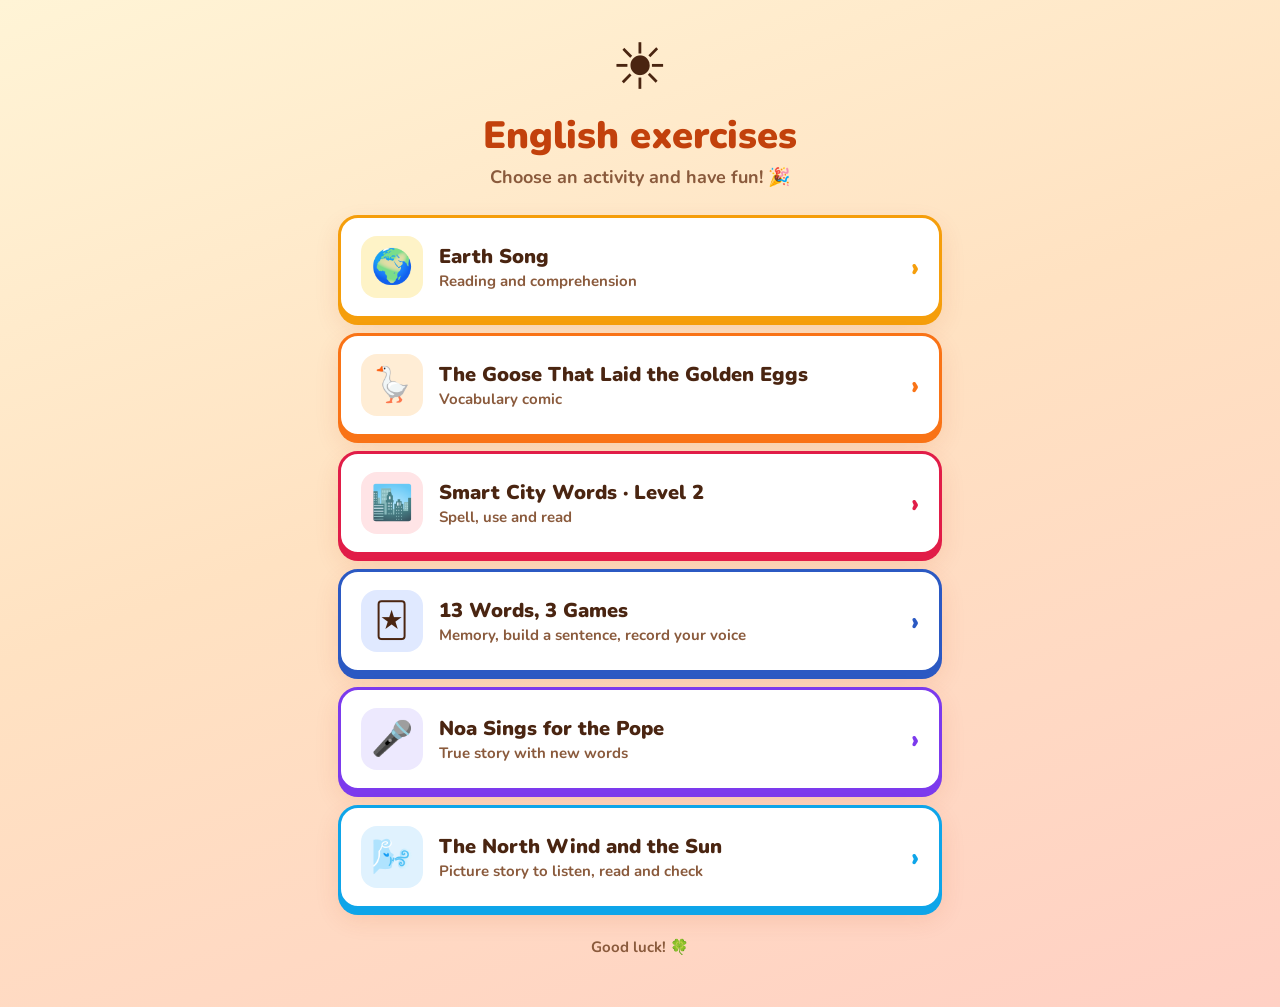
<file: index.html>
<!DOCTYPE html>
<html lang="en">
<head>
<meta charset="utf-8">
<meta name="viewport" content="width=device-width, initial-scale=1">
<title>English exercises</title>
<link href="https://fonts.googleapis.com/css2?family=Nunito:wght@600;800;900&display=swap" rel="stylesheet">
<style>
  :root{--ink:#4a2511;--muted:#8a5a3c}
  *{box-sizing:border-box}
  body{margin:0;min-height:100vh;font-family:'Nunito',system-ui,sans-serif;color:var(--ink);
    background:linear-gradient(160deg,#fff4d6 0%,#ffe2c2 45%,#ffd0c4 100%)}
  main{max-width:640px;margin:0 auto;padding:36px 18px 50px}
  header{text-align:center;margin-bottom:26px}
  .sun{font-size:64px;line-height:1;display:inline-block;animation:spin 18s linear infinite}
  @keyframes spin{to{transform:rotate(360deg)}}
  h1{font-size:38px;font-weight:900;margin:10px 0 4px;color:#c2410c}
  .sub{font-size:18px;color:var(--muted);font-weight:700;margin:0}
  a.card{display:flex;align-items:center;gap:16px;padding:18px 20px;margin:0 0 14px;border-radius:20px;
    text-decoration:none;color:var(--ink);background:#fff;box-shadow:0 6px 0 var(--edge),0 10px 24px rgba(194,65,12,.12);
    border:3px solid var(--edge);transition:transform .12s,box-shadow .12s}
  a.card:hover{transform:translateY(-3px)}
  a.card:active{transform:translateY(4px);box-shadow:0 2px 0 var(--edge)}
  .icon{flex:none;width:62px;height:62px;border-radius:16px;display:flex;align-items:center;justify-content:center;font-size:34px;background:var(--soft)}
  .t{font-size:20px;font-weight:900;line-height:1.25}
  .d{font-size:15px;font-weight:700;color:var(--muted);margin-top:2px}
  .go{margin-left:auto;font-size:26px;font-weight:900;color:var(--edge)}
  .c1{--edge:#f59e0b;--soft:#fef3c7}
  .c2{--edge:#f97316;--soft:#ffedd5}
  .c3{--edge:#e11d48;--soft:#ffe4e6}
  .c4{--edge:#2b59c3;--soft:#e0e9ff}
  .c5{--edge:#7c3aed;--soft:#ede9fe}
  .c6{--edge:#0ea5e9;--soft:#e0f2fe}
  footer{text-align:center;margin-top:28px;font-size:15px;font-weight:700;color:var(--muted)}
</style>
</head>
<body>
<main>
  <header>
    <div class="sun">☀️</div>
    <h1>English exercises</h1>
    <p class="sub">Choose an activity and have fun! 🎉</p>
  </header>

  <a class="card c1" href="earth-song/">
    <div class="icon">🌍</div>
    <div><div class="t">Earth Song</div><div class="d">Reading and comprehension</div></div>
    <div class="go">›</div>
  </a>
  <a class="card c2" href="goose/">
    <div class="icon">🪿</div>
    <div><div class="t">The Goose That Laid the Golden Eggs</div><div class="d">Vocabulary comic</div></div>
    <div class="go">›</div>
  </a>
  <a class="card c3" href="smart-city-2/">
    <div class="icon">🏙️</div>
    <div><div class="t">Smart City Words · Level 2</div><div class="d">Spell, use and read</div></div>
    <div class="go">›</div>
  </a>
  <a class="card c4" href="word-games/">
    <div class="icon">🃏</div>
    <div><div class="t">13 Words, 3 Games</div><div class="d">Memory, build a sentence, record your voice</div></div>
    <div class="go">›</div>
  </a>

  <a class="card c5" href="noa-pope/">
    <div class="icon">🎤</div>
    <div><div class="t">Noa Sings for the Pope</div><div class="d">True story with new words</div></div>
    <div class="go">›</div>
  </a>

  <a class="card c6" href="north-wind/lessons/0001-the-north-wind-and-the-sun.html">
    <div class="icon">🌬️</div>
    <div><div class="t">The North Wind and the Sun</div><div class="d">Picture story to listen, read and check</div></div>
    <div class="go">›</div>
  </a>

  <footer>Good luck! 🍀</footer>
</main>
</body>
</html>
</file>
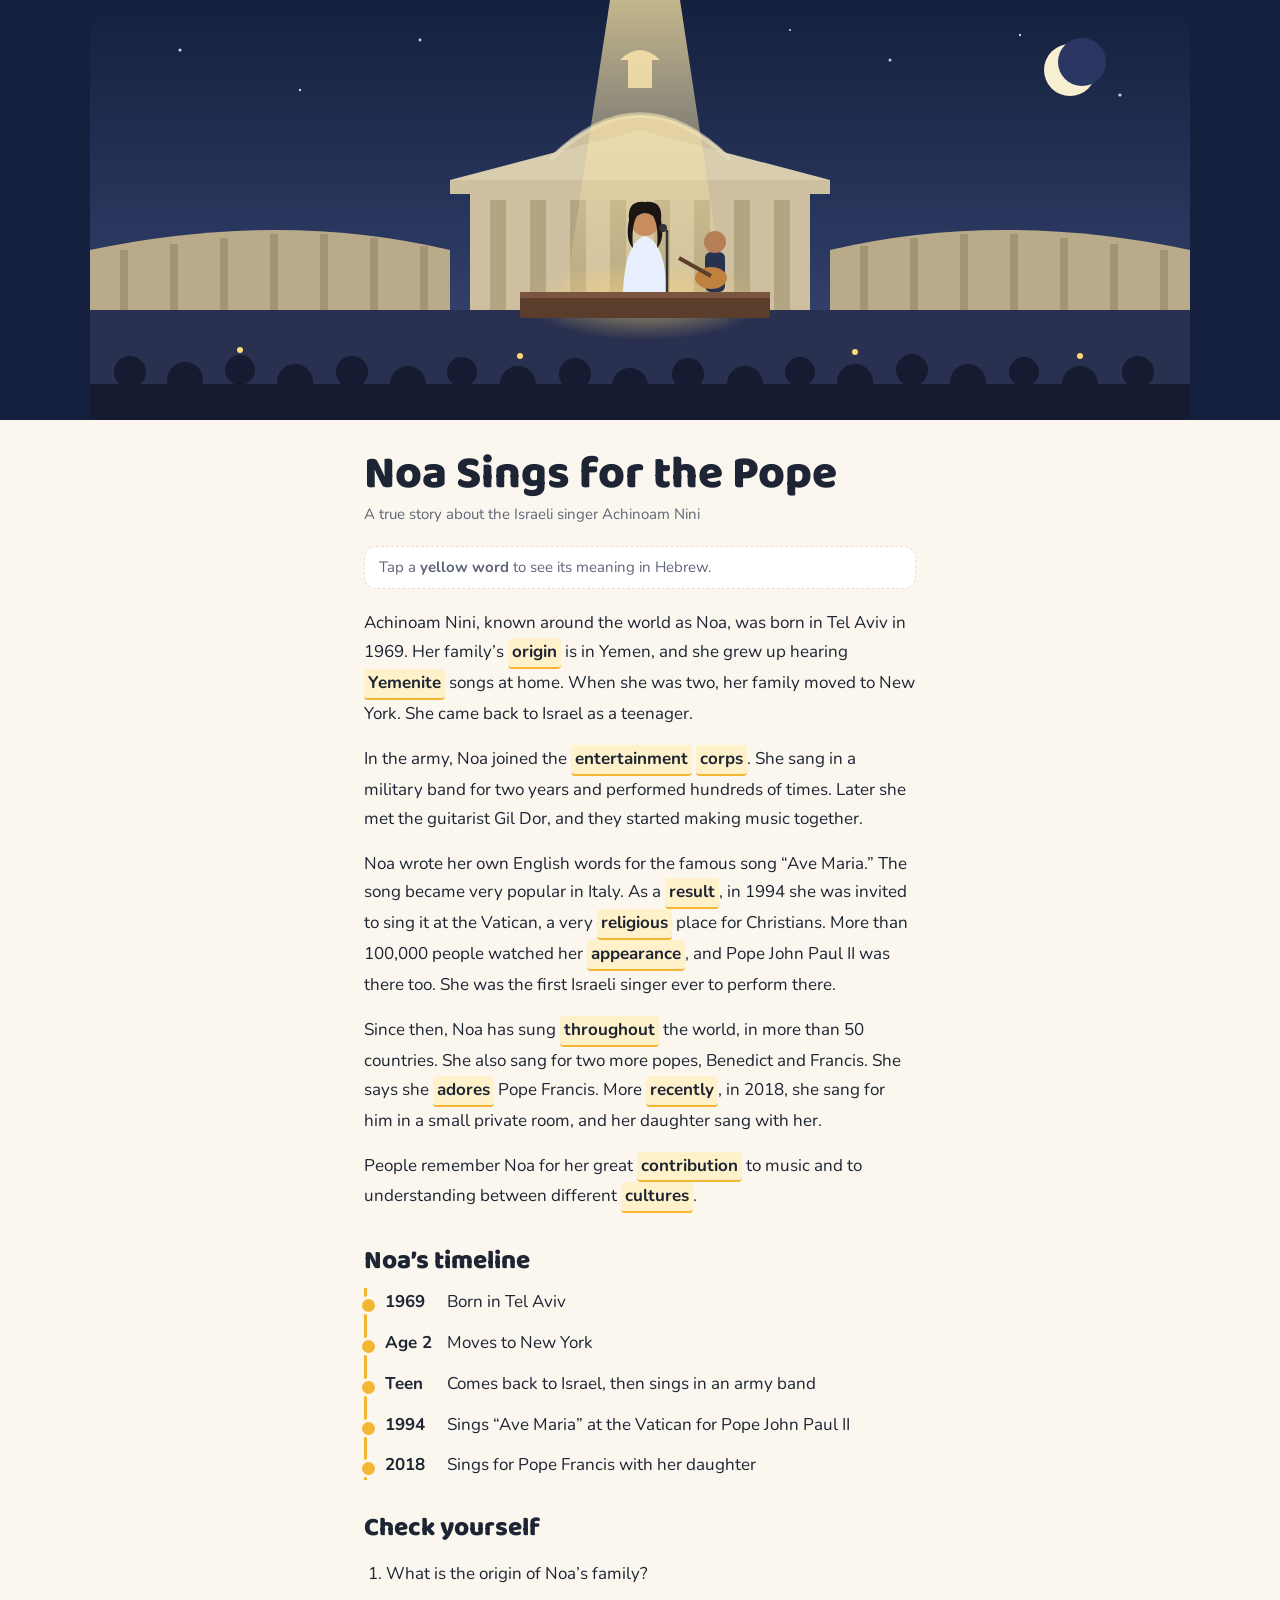
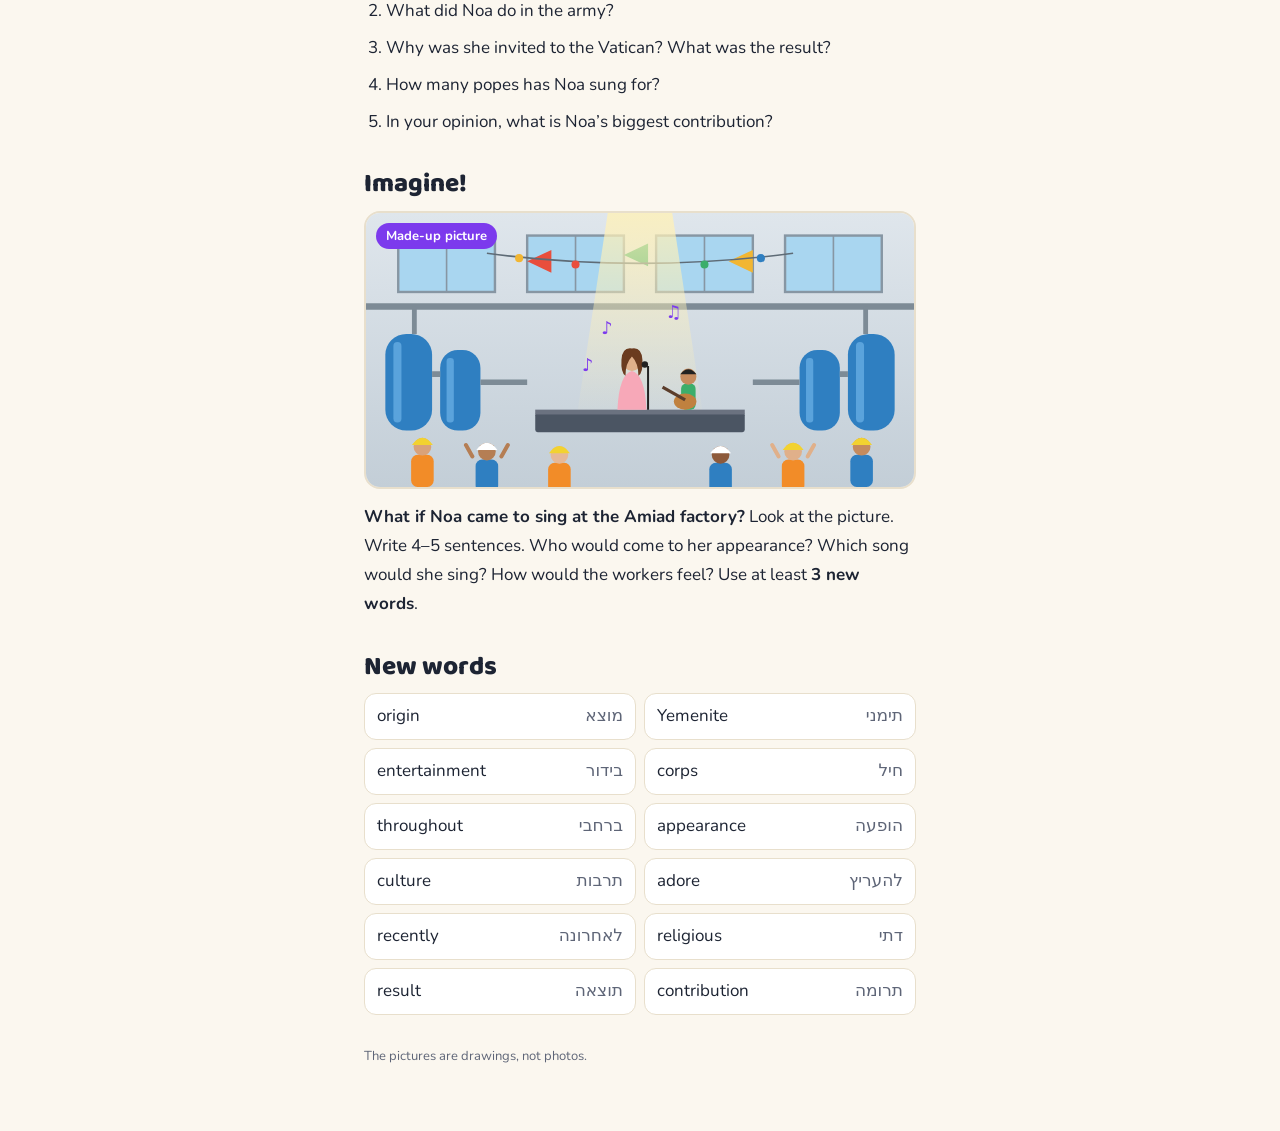
<file: noa-pope/index.html>
<!DOCTYPE html>
<html lang="en">
<head>
<meta charset="utf-8">
<meta name="viewport" content="width=device-width,initial-scale=1">
<title>Noa Sings for the Pope</title>
<link href="https://fonts.googleapis.com/css2?family=Baloo+2:wght@600;800&family=Nunito:wght@400;700&display=swap" rel="stylesheet">
<style>
/* VOICE: warm reading page for a young learner; calm, clear, story-first
   IDEA: a story card from a reader book, with the new words glowing like stage lights
   PICTURE: an evening stage in a great square — dome, columns, crowd, a singer in a spotlight
   COLOUR and TYPE: night blue, golden light, warm stone; Baloo 2 titles + Nunito body
   LAYOUT: picture band on top, story column under 680px, word chips that show Hebrew on tap, timeline, glossary */
:root{color-scheme:light dark;--bg:light-dark(#fbf7ef,#121a2b);--card:light-dark(#ffffff,#1a2540);--ink:light-dark(#1d2433,#eef1f7);--soft:light-dark(#5e6577,#aab3c7);--line:light-dark(#e8dfcc,#2b3858);--gold:#f2b632;--hi:light-dark(#fff1c9,#3a3420)}
:root[data-theme=light]{color-scheme:light}:root[data-theme=dark]{color-scheme:dark}
*{box-sizing:border-box;min-width:0}
body{margin:0;background:var(--bg);color:var(--ink);font:17px/1.7 Nunito,system-ui,sans-serif;overflow-x:clip}
.hero{background:#14203d;padding:0}
.hero svg{display:block;width:100%;max-width:1100px;margin:0 auto;height:auto}
main{max-width:680px;margin:0 auto;padding:24px max(5vw,16px) 48px}
h1{font:800 clamp(32px,7vw,46px)/1.05 "Baloo 2",system-ui,sans-serif;margin:6px 0 4px;text-wrap:balance}
.by{color:var(--soft);margin:0 0 18px;font-size:15px}
.tip{background:var(--card);border:1px dashed var(--line);border-radius:12px;padding:8px 14px;font-size:15px;color:var(--soft);margin-bottom:20px}
p{margin:0 0 16px}
.w{background:var(--hi);border:0;border-bottom:2px solid var(--gold);border-radius:4px;padding:0 4px;font:inherit;font-weight:700;color:inherit;cursor:pointer;position:relative}
.w:focus-visible{outline:3px solid var(--gold);outline-offset:2px}
.w.open::after{content:attr(data-he);position:absolute;left:50%;bottom:calc(100% + 6px);transform:translateX(-50%);background:#1d2433;color:#fff;font-weight:700;padding:3px 10px;border-radius:8px;white-space:nowrap;font-size:16px;direction:rtl;z-index:2}
h2{font:800 26px/1.1 "Baloo 2",system-ui,sans-serif;margin:34px 0 12px}
.tl{list-style:none;padding:0;margin:0;border-left:3px solid var(--gold);padding-left:18px}
.tl li{position:relative;margin-bottom:12px}
.tl li::before{content:"";position:absolute;left:-26px;top:8px;width:13px;height:13px;border-radius:50%;background:var(--gold);border:3px solid var(--bg)}
.tl b{display:inline-block;min-width:3.4em;white-space:nowrap}
.gl{display:grid;grid-template-columns:repeat(auto-fill,minmax(180px,1fr));gap:8px}
.gl div{background:var(--card);border:1px solid var(--line);border-radius:12px;padding:8px 12px;display:flex;justify-content:space-between;gap:8px}
.gl span:last-child{direction:rtl;color:var(--soft)}
ol.qs{padding-left:22px}ol.qs li{margin-bottom:8px}
.imagine{position:relative;border-radius:16px;overflow:hidden;border:2px solid var(--line);margin-bottom:14px}
.imagine svg{display:block;width:100%;height:auto}
.tag{position:absolute;top:10px;left:10px;background:#7c3aed;color:#fff;font-size:13px;font-weight:700;padding:2px 10px;border-radius:999px}
.note{font-size:13px;color:var(--soft);margin-top:30px}
</style>
</head>
<body>
<div class="hero">
<svg viewBox="0 0 1100 420" role="img" aria-label="Illustration: a singer on an evening stage in a great square, with a large dome behind and a crowd in front">
<defs>
<linearGradient id="sky" x1="0" y1="0" x2="0" y2="1"><stop offset="0" stop-color="#14203d"/><stop offset="1" stop-color="#3b4a7a"/></linearGradient>
<linearGradient id="beam" x1="0" y1="0" x2="0" y2="1"><stop offset="0" stop-color="#ffe9a8" stop-opacity=".75"/><stop offset="1" stop-color="#ffe9a8" stop-opacity="0"/></linearGradient>
<radialGradient id="glow" cx=".5" cy=".5" r=".5"><stop offset="0" stop-color="#ffd977" stop-opacity=".6"/><stop offset="1" stop-color="#ffd977" stop-opacity="0"/></radialGradient>
</defs>
<rect width="1100" height="420" fill="url(#sky)"/>
<g fill="#fff" opacity=".8"><circle cx="90" cy="50" r="1.6"/><circle cx="210" cy="90" r="1.2"/><circle cx="330" cy="40" r="1.4"/><circle cx="800" cy="60" r="1.5"/><circle cx="930" cy="35" r="1.2"/><circle cx="1030" cy="95" r="1.6"/><circle cx="700" cy="30" r="1.1"/></g>
<circle cx="980" cy="70" r="26" fill="#f7efd2"/><circle cx="992" cy="62" r="24" fill="#2a3762"/>
<!-- basilica -->
<g fill="#cdbf9f">
<rect x="380" y="190" width="340" height="120"/>
<path d="M430 190 Q550 40 670 190Z"/>
<rect x="538" y="58" width="24" height="30"/>
<path d="M530 60 Q550 40 570 60Z"/>
<rect x="360" y="180" width="380" height="14"/>
<path d="M360 180 L550 130 L740 180Z" fill="#d9cdb0"/>
</g>
<g fill="#b3a582">
<rect x="400" y="200" width="16" height="110"/><rect x="440" y="200" width="16" height="110"/><rect x="480" y="200" width="16" height="110"/><rect x="520" y="200" width="16" height="110"/><rect x="564" y="200" width="16" height="110"/><rect x="604" y="200" width="16" height="110"/><rect x="644" y="200" width="16" height="110"/><rect x="684" y="200" width="16" height="110"/>
</g>
<path d="M460 160 Q550 70 640 160" fill="none" stroke="#e7dcc0" stroke-width="5" opacity=".6"/>
<!-- colonnades -->
<g fill="#b9ab89"><path d="M0 250 Q190 210 360 250 V320 H0Z"/><path d="M740 250 Q910 210 1100 250 V320 H740Z"/></g>
<g fill="#9a8c6c" opacity=".7">
<rect x="30" y="250" width="8" height="70"/><rect x="80" y="244" width="8" height="76"/><rect x="130" y="238" width="8" height="82"/><rect x="180" y="234" width="8" height="86"/><rect x="230" y="234" width="8" height="86"/><rect x="280" y="238" width="8" height="82"/><rect x="330" y="246" width="8" height="74"/>
<rect x="770" y="246" width="8" height="74"/><rect x="820" y="238" width="8" height="82"/><rect x="870" y="234" width="8" height="86"/><rect x="920" y="234" width="8" height="86"/><rect x="970" y="238" width="8" height="82"/><rect x="1020" y="244" width="8" height="76"/><rect x="1070" y="250" width="8" height="70"/>
</g>
<!-- square -->
<rect y="310" width="1100" height="110" fill="#2a3150"/>
<!-- spotlight -->
<path d="M520 0 L590 0 L640 330 L470 330Z" fill="url(#beam)"/>
<ellipse cx="555" cy="300" rx="120" ry="40" fill="url(#glow)"/>
<!-- stage -->
<rect x="430" y="296" width="250" height="22" rx="3" fill="#5b3d2b"/>
<rect x="430" y="292" width="250" height="6" fill="#7a5640"/>
<!-- singer -->
<g transform="translate(555 222)">
<path d="M-22 70 Q-20 20 0 14 Q20 20 22 70Z" fill="#e8f0ff"/>
<circle cx="0" cy="0" r="14" fill="#c98c5f"/>
<path d="M-16 -2 Q-18 -22 0 -20 Q18 -22 16 -2 Q20 18 12 26 Q14 4 8 -6 Q0 -12 -8 -6 Q-14 4 -12 26 Q-20 18 -16 -2Z" fill="#1a1412"/>
<line x1="22" y1="70" x2="22" y2="8" stroke="#333" stroke-width="2.5"/>
<circle cx="18" cy="6" r="4" fill="#333"/>
</g>
<!-- guitarist -->
<g transform="translate(625 246)">
<rect x="-10" y="6" width="20" height="40" rx="6" fill="#26324f"/>
<circle cx="0" cy="-4" r="11" fill="#b57e54"/>
<ellipse cx="-4" cy="32" rx="16" ry="11" fill="#c0813f"/>
<line x1="-4" y1="30" x2="-36" y2="12" stroke="#5b3d2b" stroke-width="4"/>
</g>
<!-- crowd -->
<g fill="#151b30">
<circle cx="40" cy="372" r="16"/><circle cx="95" cy="380" r="18"/><circle cx="150" cy="370" r="15"/><circle cx="205" cy="382" r="18"/><circle cx="262" cy="372" r="16"/><circle cx="318" cy="384" r="18"/><circle cx="372" cy="372" r="15"/><circle cx="428" cy="384" r="18"/><circle cx="485" cy="374" r="16"/><circle cx="540" cy="386" r="18"/><circle cx="598" cy="374" r="16"/><circle cx="655" cy="384" r="18"/><circle cx="710" cy="372" r="15"/><circle cx="765" cy="382" r="18"/><circle cx="822" cy="370" r="16"/><circle cx="878" cy="382" r="18"/><circle cx="934" cy="372" r="15"/><circle cx="990" cy="384" r="18"/><circle cx="1048" cy="372" r="16"/>
<rect y="384" width="1100" height="40"/>
</g>
<g fill="#ffd977"><circle cx="150" cy="350" r="3"/><circle cx="430" cy="356" r="3"/><circle cx="765" cy="352" r="3"/><circle cx="990" cy="356" r="3"/></g>
</svg>
</div>

<main>
<h1>Noa Sings for the Pope</h1>
<p class="by">A true story about the Israeli singer Achinoam Nini</p>
<div class="tip">Tap a <b>yellow word</b> to see its meaning in Hebrew.</div>

<p>Achinoam Nini, known around the world as Noa, was born in Tel Aviv in 1969. Her family’s <button class="w" data-he="מוצא">origin</button> is in Yemen, and she grew up hearing <button class="w" data-he="תימני">Yemenite</button> songs at home. When she was two, her family moved to New York. She came back to Israel as a teenager.</p>

<p>In the army, Noa joined the <button class="w" data-he="בידור">entertainment</button> <button class="w" data-he="חיל">corps</button>. She sang in a military band for two years and performed hundreds of times. Later she met the guitarist Gil Dor, and they started making music together.</p>

<p>Noa wrote her own English words for the famous song “Ave Maria.” The song became very popular in Italy. As a <button class="w" data-he="תוצאה">result</button>, in 1994 she was invited to sing it at the Vatican, a very <button class="w" data-he="דתי">religious</button> place for Christians. More than 100,000 people watched her <button class="w" data-he="הופעה">appearance</button>, and Pope John Paul II was there too. She was the first Israeli singer ever to perform there.</p>

<p>Since then, Noa has sung <button class="w" data-he="ברחבי">throughout</button> the world, in more than 50 countries. She also sang for two more popes, Benedict and Francis. She says she <button class="w" data-he="להעריץ">adores</button> Pope Francis. More <button class="w" data-he="לאחרונה">recently</button>, in 2018, she sang for him in a small private room, and her daughter sang with her.</p>

<p>People remember Noa for her great <button class="w" data-he="תרומה">contribution</button> to music and to understanding between different <button class="w" data-he="תרבויות">cultures</button>.</p>

<h2>Noa’s timeline</h2>
<ul class="tl">
<li><b>1969</b> Born in Tel Aviv</li>
<li><b>Age 2</b> Moves to New York</li>
<li><b>Teen</b> Comes back to Israel, then sings in an army band</li>
<li><b>1994</b> Sings “Ave Maria” at the Vatican for Pope John Paul II</li>
<li><b>2018</b> Sings for Pope Francis with her daughter</li>
</ul>

<h2>Check yourself</h2>
<ol class="qs">
<li>What is the origin of Noa’s family?</li>
<li>What did Noa do in the army?</li>
<li>Why was she invited to the Vatican? What was the result?</li>
<li>How many popes has Noa sung for?</li>
<li>In your opinion, what is Noa’s biggest contribution?</li>
</ol>

<h2>Imagine!</h2>
<div class="imagine">
<svg viewBox="0 0 680 340" role="img" aria-label="Made-up drawing: a concert stage set up between big blue machines inside a factory, with workers in hard hats clapping">
<defs><linearGradient id="fw" x1="0" y1="0" x2="0" y2="1"><stop offset="0" stop-color="#dfe6ec"/><stop offset="1" stop-color="#c3ced7"/></linearGradient>
<linearGradient id="sp" x1="0" y1="0" x2="0" y2="1"><stop offset="0" stop-color="#fff1b8" stop-opacity=".8"/><stop offset="1" stop-color="#fff1b8" stop-opacity="0"/></linearGradient></defs>
<rect width="680" height="340" fill="url(#fw)"/>
<g fill="#a9d6f0" stroke="#8796a3" stroke-width="3"><rect x="40" y="28" width="120" height="70"/><rect x="200" y="28" width="120" height="70"/><rect x="360" y="28" width="120" height="70"/><rect x="520" y="28" width="120" height="70"/></g>
<g stroke="#8796a3" stroke-width="2"><line x1="100" y1="28" x2="100" y2="98"/><line x1="260" y1="28" x2="260" y2="98"/><line x1="420" y1="28" x2="420" y2="98"/><line x1="580" y1="28" x2="580" y2="98"/></g>
<path d="M0 116 H680" stroke="#7d8b96" stroke-width="8"/>
<path d="M60 116 V150 M620 116 V150" stroke="#7d8b96" stroke-width="6"/>
<g>
<rect x="24" y="150" width="58" height="120" rx="26" fill="#2f7fc1"/><rect x="34" y="160" width="10" height="100" rx="5" fill="#5aa3dc"/>
<rect x="92" y="170" width="50" height="100" rx="22" fill="#2f7fc1"/><rect x="100" y="180" width="9" height="80" rx="4" fill="#5aa3dc"/>
<rect x="598" y="150" width="58" height="120" rx="26" fill="#2f7fc1"/><rect x="608" y="160" width="10" height="100" rx="5" fill="#5aa3dc"/>
<rect x="538" y="170" width="50" height="100" rx="22" fill="#2f7fc1"/><rect x="546" y="180" width="9" height="80" rx="4" fill="#5aa3dc"/>
<path d="M82 200 H92 M142 210 H200 M480 210 H538 M588 200 H598" stroke="#7d8b96" stroke-width="7"/>
</g>
<g fill="#e94e3c"><path d="M200 60 l30 -14 v28z"/><path d="M450 60 l30 -14 v28z" fill="#f2b632"/><path d="M320 52 l30 -14 v28z" fill="#3cae6b"/></g>
<path d="M150 50 Q340 75 530 50" fill="none" stroke="#5e6b76" stroke-width="2"/>
<g><circle cx="190" cy="56" r="5" fill="#f2b632"/><circle cx="260" cy="64" r="5" fill="#e94e3c"/><circle cx="420" cy="64" r="5" fill="#3cae6b"/><circle cx="490" cy="56" r="5" fill="#2f7fc1"/></g>
<path d="M300 0 L380 0 L420 262 L260 262Z" fill="url(#sp)"/>
<rect x="210" y="248" width="260" height="24" rx="3" fill="#4b5563"/><rect x="210" y="244" width="260" height="6" fill="#6b7280"/>
<g transform="translate(330 184)"><path d="M-18 60 Q-16 16 0 12 Q16 16 18 60Z" fill="#f7a8b8"/><circle cx="0" cy="0" r="12" fill="#e0b08a"/><path d="M-13 -2 Q-12 -18 0 -16 Q12 -18 13 -2 Q14 14 8 18 Q8 2 0 -6 Q-8 2 -8 18 Q-14 14 -13 -2Z" fill="#6b3b1f"/><line x1="20" y1="60" x2="20" y2="6" stroke="#222" stroke-width="2.5"/><circle cx="16" cy="4" r="4" fill="#222"/></g>
<g transform="translate(400 206)"><rect x="-9" y="6" width="18" height="32" rx="6" fill="#3cae6b"/><circle cx="0" cy="-3" r="10" fill="#c58b5e"/><path d="M-10 -6 Q0 -18 10 -6Z" fill="#222"/><ellipse cx="-4" cy="28" rx="14" ry="10" fill="#c0813f"/><line x1="-4" y1="26" x2="-32" y2="10" stroke="#5b3d2b" stroke-width="4"/></g>
<g>
<g transform="translate(70 300)"><rect x="-14" y="0" width="28" height="40" rx="8" fill="#f28c28"/><circle cx="0" cy="-10" r="11" fill="#d9a27a"/><path d="M-13 -12 Q0 -30 13 -12Z" fill="#f2d230"/></g>
<g transform="translate(150 306)"><rect x="-14" y="0" width="28" height="40" rx="8" fill="#2f7fc1"/><circle cx="0" cy="-10" r="11" fill="#b57e54"/><path d="M-13 -12 Q0 -30 13 -12Z" fill="#fff"/><path d="M-18 -4 l-8 -14 M18 -4 l8 -14" stroke="#b57e54" stroke-width="5" stroke-linecap="round"/></g>
<g transform="translate(240 310)"><rect x="-14" y="0" width="28" height="40" rx="8" fill="#f28c28"/><circle cx="0" cy="-10" r="11" fill="#e6b896"/><path d="M-13 -12 Q0 -30 13 -12Z" fill="#f2d230"/></g>
<g transform="translate(440 310)"><rect x="-14" y="0" width="28" height="40" rx="8" fill="#2f7fc1"/><circle cx="0" cy="-10" r="11" fill="#8d5a3b"/><path d="M-13 -12 Q0 -30 13 -12Z" fill="#fff"/></g>
<g transform="translate(530 306)"><rect x="-14" y="0" width="28" height="40" rx="8" fill="#f28c28"/><circle cx="0" cy="-10" r="11" fill="#e0b08a"/><path d="M-13 -12 Q0 -30 13 -12Z" fill="#f2d230"/><path d="M-18 -4 l-8 -14 M18 -4 l8 -14" stroke="#e0b08a" stroke-width="5" stroke-linecap="round"/></g>
<g transform="translate(615 300)"><rect x="-14" y="0" width="28" height="40" rx="8" fill="#2f7fc1"/><circle cx="0" cy="-10" r="11" fill="#c58b5e"/><path d="M-13 -12 Q0 -30 13 -12Z" fill="#f2d230"/></g>
</g>
<g fill="#7c3aed" font-family="Baloo 2,sans-serif" font-weight="800" font-size="22"><text x="292" y="150">♪</text><text x="372" y="130">♫</text><text x="268" y="196">♪</text></g>
</svg>
<span class="tag">Made-up picture</span>
</div>
<p><b>What if Noa came to sing at the Amiad factory?</b> Look at the picture. Write 4–5 sentences. Who would come to her appearance? Which song would she sing? How would the workers feel? Use at least <b>3 new words</b>.</p>

<h2>New words</h2>
<div class="gl">
<div><span>origin</span><span>מוצא</span></div>
<div><span>Yemenite</span><span>תימני</span></div>
<div><span>entertainment</span><span>בידור</span></div>
<div><span>corps</span><span>חיל</span></div>
<div><span>throughout</span><span>ברחבי</span></div>
<div><span>appearance</span><span>הופעה</span></div>
<div><span>culture</span><span>תרבות</span></div>
<div><span>adore</span><span>להעריץ</span></div>
<div><span>recently</span><span>לאחרונה</span></div>
<div><span>religious</span><span>דתי</span></div>
<div><span>result</span><span>תוצאה</span></div>
<div><span>contribution</span><span>תרומה</span></div>
</div>
<p class="note">The pictures are drawings, not photos.</p>
</main>
<script>
{
document.querySelectorAll('.w').forEach(b=>b.addEventListener('click',()=>{
  const was=b.classList.contains('open');
  document.querySelectorAll('.w.open').forEach(x=>x.classList.remove('open'));
  if(!was)b.classList.add('open');
}));
}
</script>
</body>
</html>
</file>
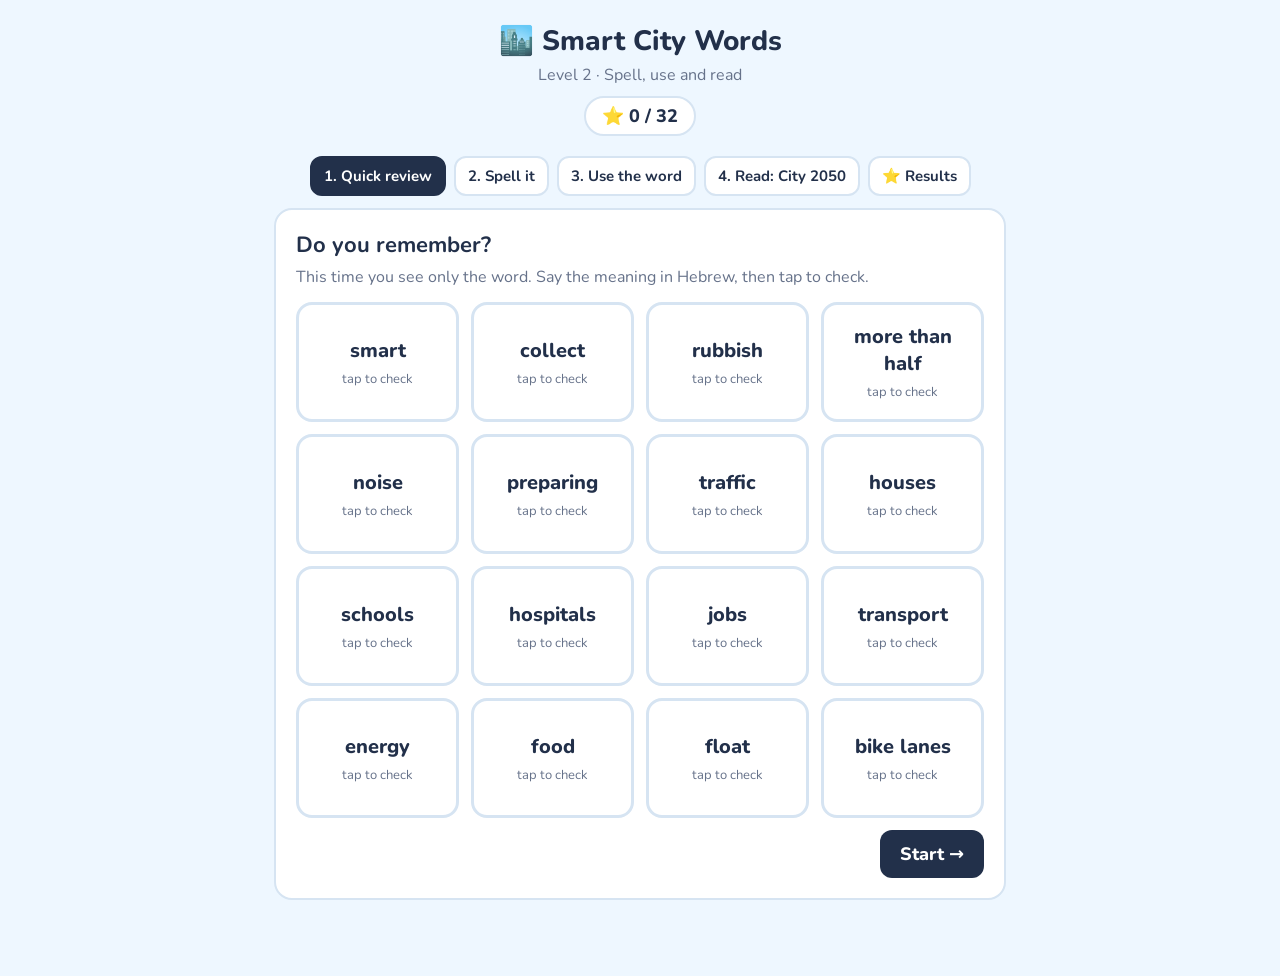
<file: smart-city-2/index.html>
<!DOCTYPE html>
<html lang="en">
<head>
<meta charset="utf-8">
<meta name="viewport" content="width=device-width, initial-scale=1">
<title>Smart City Words · Level 2</title>
<link href="https://fonts.googleapis.com/css2?family=Nunito:wght@500;700;800&display=swap" rel="stylesheet">
<style>
  :root{--bg:#eef7ff;--card:#fff;--ink:#22304a;--muted:#66728a;--line:#d6e4f2;--accent:#1d7fd6;--ok:#1b9e5a;--bad:#d64545}
  *{box-sizing:border-box}
  body{margin:0;font-family:'Nunito',system-ui,sans-serif;background:var(--bg);color:var(--ink);font-size:18px}
  header{padding:22px 16px 8px;text-align:center}
  h1{margin:0;font-size:28px;font-weight:800}
  .sub{color:var(--muted);margin-top:4px;font-size:16px}
  .score{display:inline-block;margin-top:10px;background:#fff;border:2px solid var(--line);border-radius:999px;padding:6px 16px;font-weight:800}
  nav{display:flex;gap:8px;justify-content:center;flex-wrap:wrap;padding:12px}
  nav button{font:inherit;font-size:15px;font-weight:700;border:2px solid var(--line);background:#fff;border-radius:12px;padding:8px 12px;cursor:pointer;color:var(--ink)}
  nav button.on{background:var(--ink);color:#fff;border-color:var(--ink)}
  .tick{color:var(--ok)} nav button.on .tick{color:#9ff0c4}
  main{max-width:760px;margin:0 auto;padding:0 14px 60px}
  .card{background:var(--card);border:2px solid var(--line);border-radius:18px;padding:20px;margin-bottom:16px}
  h2{margin:0 0 6px;font-size:22px}
  .instr{color:var(--muted);margin:0 0 14px;font-size:16px}
  .grid{display:grid;grid-template-columns:repeat(auto-fill,minmax(150px,1fr));gap:12px}
  .fc{background:#fff;border:3px solid var(--line);border-radius:16px;min-height:120px;padding:10px;display:flex;flex-direction:column;align-items:center;justify-content:center;text-align:center;cursor:pointer;user-select:none}
  .fc.open{border-color:var(--accent);background:#f3f9ff}
  .fc .word{font-weight:800;font-size:20px}
  .fc .he{font-weight:800;font-size:18px;direction:rtl;color:var(--accent);display:none;margin-top:4px}
  .fc .pic{font-size:34px;display:none}
  .fc .pic svg{width:40px;height:40px}
  .fc.open .he,.fc.open .pic{display:block}
  .fc .hint{font-size:13px;color:var(--muted);margin-top:6px}
  .fc.open .hint{display:none}
  .bigpic{font-size:90px;text-align:center;line-height:1.1;margin:6px 0 4px}
  .bigpic svg{width:100px;height:100px}
  .hebig{font-size:24px;font-weight:800;color:var(--accent);direction:rtl;text-align:center;margin-bottom:12px}
  .slots{display:flex;justify-content:center;flex-wrap:wrap;gap:6px;margin:10px 0 16px}
  .slot{width:38px;height:46px;border-bottom:4px solid var(--ink);font-size:28px;font-weight:800;text-align:center;line-height:46px;color:var(--accent)}
  .letters{display:flex;justify-content:center;flex-wrap:wrap;gap:8px}
  .let{font:inherit;font-size:24px;font-weight:800;width:50px;height:54px;border:3px solid var(--line);border-radius:12px;background:#fff;color:var(--ink);cursor:pointer}
  .let.used{visibility:hidden}
  .let.wrong{border-color:var(--bad);background:#fdeeee;animation:sh .3s}
  @keyframes sh{0%,100%{transform:translateX(0)}25%{transform:translateX(-5px)}75%{transform:translateX(5px)}}
  .opts{display:grid;grid-template-columns:1fr 1fr;gap:10px}
  .opts.one{grid-template-columns:1fr}
  .opt{font:inherit;font-weight:800;font-size:18px;background:#fff;color:var(--ink);border:3px solid var(--line);border-radius:14px;padding:14px 10px;cursor:pointer}
  .opt:disabled{opacity:.35;cursor:default}
  .opt.right{border-color:var(--ok);background:#eafaf1;opacity:1}
  .opt.wrong{border-color:var(--bad);background:#fdeeee}
  .sent{font-size:21px;font-weight:700;margin:8px 0 16px;line-height:1.55}
  .blank{display:inline-block;min-width:90px;border-bottom:3px solid var(--ink);text-align:center;padding:0 6px;color:var(--accent)}
  .fb{min-height:28px;margin-top:12px;font-weight:800}
  .fb.good{color:var(--ok)} .fb.no{color:var(--bad)}
  .row{display:flex;justify-content:space-between;align-items:center;margin-top:12px;gap:10px;flex-wrap:wrap}
  .next{font:inherit;font-weight:800;background:var(--ink);color:#fff;border:none;border-radius:12px;padding:12px 20px;cursor:pointer}
  .next.ghost{background:#fff;color:var(--ink);border:2px solid var(--line)}
  .small{font:inherit;font-size:15px;font-weight:700;border:2px solid var(--line);background:#fff;border-radius:10px;padding:5px 12px;cursor:pointer;color:var(--ink)}
  .progress{color:var(--muted);font-weight:700;font-size:15px}
  .bar{height:10px;background:var(--line);border-radius:99px;overflow:hidden;margin-bottom:14px}
  .bar i{display:block;height:100%;background:var(--accent);transition:width .3s}
  .text{background:#f7fbff;border:2px solid var(--line);border-radius:14px;padding:14px 16px;line-height:1.65;font-size:18px}
  .text p{margin:0 0 10px}
  .text p:last-child{margin:0}
  details.text{margin-bottom:14px}
  details.text summary{cursor:pointer;font-weight:800;color:var(--accent)}
  .tag{display:inline-block;font-size:13px;font-weight:800;background:var(--ink);color:#fff;border-radius:8px;padding:2px 8px;margin-bottom:8px}
  .done{text-align:center}
  .stars{font-size:44px;letter-spacing:4px}
  .big{font-size:40px;font-weight:800;margin:6px 0}
  table.sum{margin:10px auto;border-collapse:collapse;font-size:17px}
  table.sum td{padding:6px 12px;border-bottom:1px solid var(--line)}
  table.sum td:last-child{font-weight:800;text-align:right}
  @media (max-width:480px){.grid{grid-template-columns:1fr 1fr}.let{width:44px;height:50px;font-size:22px}.slot{width:30px;font-size:24px}.opts{grid-template-columns:1fr}}
</style>
</head>
<body>
<header>
  <h1>🏙️ Smart City Words</h1>
  <div class="sub">Level 2 · Spell, use and read</div>
  <div class="score">⭐ <span id="total">0</span> / <span id="max">0</span></div>
</header>
<nav id="nav"></nav>
<main id="main"></main>

<script>
const HALF = '<svg viewBox="0 0 100 100"><circle cx="50" cy="50" r="46" fill="#d6e4f2" stroke="#22304a" stroke-width="4"/><path d="M50 50 L50 4 A46 46 0 1 1 7.6 67.9 Z" fill="#1d7fd6" stroke="#22304a" stroke-width="4"/></svg>';

const W = [
  {w:'smart',p:'🧠💡',he:'חכם / חכמה'},{w:'collect',p:'🧺🍎',he:'לאסוף'},
  {w:'rubbish',p:'🗑️',he:'זבל'},{w:'more than half',p:HALF,he:'יותר מחצי'},
  {w:'noise',p:'🔊',he:'רעש'},{w:'preparing',p:'🧑‍🍳',he:'מכין / מכינה'},
  {w:'traffic',p:'🚗🚙',he:'תנועה / פקקים'},{w:'houses',p:'🏘️',he:'בתים'},
  {w:'schools',p:'🏫',he:'בתי ספר'},{w:'hospitals',p:'🏥',he:'בתי חולים'},
  {w:'jobs',p:'💼',he:'עבודות / משרות'},{w:'transport',p:'🚌🚆',he:'תחבורה'},
  {w:'energy',p:'⚡',he:'אנרגיה'},{w:'food',p:'🥗',he:'אוכל'},
  {w:'float',p:'🛟',he:'לצוף'},{w:'bike lanes',p:'🚲🛣️',he:'שבילי אופניים'}
];
const byW = Object.fromEntries(W.map(x=>[x.w,x]));

const SPELL = ['smart','collect','rubbish','noise','traffic','hospitals','transport','energy','float','preparing'];

const SENT = [
  ['In a smart city, the bins tell the trucks when they are full, so the trucks ___ the rubbish only when it is needed.','collect'],
  ['My grandmother lives near the airport. The ___ from the planes wakes her up at night.','noise'],
  ['If more people take the train instead of the car, there will be less ___ on the roads.','traffic'],
  ['The city is building new ___ so people can ride to work safely without a car.','bike lanes'],
  ['Solar panels on the roofs give the city clean ___.','energy'],
  ['In the city of the future, some houses will ___ on the sea, just like boats.','float'],
  ['56 out of 100 people want more parks. That is ___ of the people!','more than half'],
  ['The new factory will give 500 people ___, so they can earn money.','jobs'],
  ['When it rains, many people stop riding their bikes and use public ___.','transport'],
  ['The city is ___ for the future: it is planning new roads, parks and playgrounds.','preparing'],
  ['Please don\'t throw ___ on the street. It makes the city dirty.','rubbish'],
  ['Farms on the roofs of buildings can grow fresh ___ for people in the city.','food'],
  ['In a ___ city, the traffic lights, buses and phones all "talk" to each other.','smart'],
  ['The city is growing fast. It needs more ___ for sick people and more ___ for children.','hospitals|schools']
];

const TEXT = [
  'It is the year 2050. Noa lives in a smart city by the sea. Her house does not stand on the ground. It floats on the water!',
  'Solar panels on the roof make all the energy for the house. In the morning, Noa rides her bike to school in a bike lane. There is almost no traffic, because more than half of the people use public transport. The buses are electric, so there is very little noise.',
  'At night, small robot trucks collect the rubbish. They are very quiet, so nobody wakes up.',
  'On the roof of Noa\'s school there is a farm. The students grow food for the school kitchen. Today the cooks are preparing lunch with fresh tomatoes from the roof.',
  'Noa\'s mother is a doctor. She works at the new hospital. "The city is growing," she says. "There are a lot of new jobs here."'
];
const QS = [
  {q:'Where is Noa\'s house?',o:['On the water','On a hill','Near the airport','Under the ground'],a:'On the water'},
  {q:'True or false? Noa goes to school by car.',o:['True','False'],a:'False'},
  {q:'Why is there almost no traffic?',o:['Most people use public transport','The roads are closed','Nobody works','Cars are not allowed'],a:'Most people use public transport'},
  {q:'Why is there very little noise?',o:['The buses are electric','People stay at home','There are no buses','The city is very small'],a:'The buses are electric'},
  {q:'When do the robot trucks collect the rubbish?',o:['At night','In the morning','At lunchtime','Once a week'],a:'At night'},
  {q:'Where do the tomatoes for lunch come from?',o:['A farm on the school roof','A shop in the city','A farm far away','Noa\'s house'],a:'A farm on the school roof'},
  {q:'True or false? Noa\'s mother works at a school.',o:['True','False'],a:'False'},
  {q:'Find the word in the text that means "לצוף".',o:['floats','stands','grows','rides'],a:'floats'}
];

const PARTS = [
  {id:'rev',name:'1. Quick review'},
  {id:'spell',name:'2. Spell it',n:SPELL.length},
  {id:'sent',name:'3. Use the word',n:SENT.length},
  {id:'read',name:'4. Read: City 2050',n:QS.length},
  {id:'end',name:'⭐ Results'}
];
const S = {part:'rev', idx:{spell:0,sent:0,read:0}, score:{spell:0,sent:0,read:0}, done:{}, order:{}};
const MAX = SPELL.length + SENT.length + QS.length;
document.getElementById('max').textContent = MAX;
const $m = document.getElementById('main');

function shuffle(a){a=a.slice();for(let i=a.length-1;i>0;i--){const j=Math.floor(Math.random()*(i+1));[a[i],a[j]]=[a[j],a[i]];}return a;}
function total(){return S.score.spell+S.score.sent+S.score.read;}
function upd(){document.getElementById('total').textContent=total();}
function cap(s){return s[0].toUpperCase()+s.slice(1);}
function say(t){try{const u=new SpeechSynthesisUtterance(t);u.lang='en-US';u.rate=.85;speechSynthesis.cancel();speechSynthesis.speak(u);}catch(e){}}
function getOrder(id,len){if(!S.order[id])S.order[id]=shuffle([...Array(len).keys()]);return S.order[id];}
function bar(i,n){return `<div class="bar"><i style="width:${i/n*100}%"></i></div>`;}

function nav(){
  const n=document.getElementById('nav'); n.innerHTML='';
  PARTS.forEach(p=>{const b=document.createElement('button');b.className=S.part===p.id?'on':'';
    b.innerHTML=p.name+(S.done[p.id]?' <span class="tick">✔</span>':'');b.onclick=()=>go(p.id);n.appendChild(b);});
}
function go(id){S.part=id;render();window.scrollTo({top:0,behavior:'smooth'});}
function render(){nav();upd();({rev,spell,sent,read,end})[S.part]();}

function partDone(id,n){
  S.done[id]=true;
  const next={spell:'sent',sent:'read',read:'end'}[id];
  $m.innerHTML=`<div class="card done"><h2>Part complete! 🎉</h2><div class="big">${S.score[id]} / ${n}</div>
  <div class="row" style="justify-content:center"><button class="next ghost" onclick="resetPart('${id}')">Try again</button>
  <button class="next" onclick="go('${next}')">Next →</button></div></div>`;
  nav();upd();
}
function resetPart(id){S.idx[id]=0;S.score[id]=0;S.done[id]=false;S.order[id]=null;render();}

/* 1. Review: word first, meaning hidden */
function rev(){
  $m.innerHTML=`<div class="card"><h2>Do you remember?</h2>
  <p class="instr">This time you see only the word. Say the meaning in Hebrew, then tap to check.</p>
  <div class="grid">${W.map((x,i)=>`<div class="fc" data-i="${i}">
    <div class="word">${x.w}</div><div class="hint">tap to check</div>
    <div class="pic">${x.p}</div><div class="he">${x.he}</div></div>`).join('')}</div>
  <div class="row"><span></span><button class="next" onclick="S.done.rev=true;go('spell')">Start →</button></div></div>`;
  $m.querySelectorAll('.fc').forEach(c=>c.onclick=()=>{c.classList.toggle('open');if(c.classList.contains('open'))say(W[+c.dataset.i].w);});
}

/* 2. Spell it */
function spell(){
  const ord=getOrder('spell',SPELL.length), i=S.idx.spell;
  if(i>=ord.length)return partDone('spell',SPELL.length);
  const word=SPELL[ord[i]], x=byW[word];
  let pos=0, first=true;
  $m.innerHTML=`<div class="card">${bar(i,ord.length)}<h2>Spell the word</h2>
  <p class="instr">Tap the letters in the right order.</p>
  <div class="bigpic">${x.p}</div><div class="hebig">${x.he}</div>
  <div class="slots">${[...word].map((_,k)=>`<div class="slot" id="s${k}"></div>`).join('')}</div>
  <div class="letters">${shuffle([...word]).map(l=>`<button class="let" data-l="${l}">${l}</button>`).join('')}</div>
  <div class="fb" id="fb"></div>
  <div class="row"><span class="progress">${i+1} of ${ord.length}</span>
  <span><button class="small" id="hint">💡 Hint: listen</button> <button class="next" id="nx" style="display:none">Next →</button></span></div></div>`;
  const fb=document.getElementById('fb');
  document.getElementById('hint').onclick=()=>{first=false;say(word);};
  $m.querySelectorAll('.let').forEach(b=>b.onclick=()=>{
    if(pos>=word.length)return;
    if(b.dataset.l===word[pos]){
      document.getElementById('s'+pos).textContent=word[pos]; b.classList.add('used'); pos++; fb.textContent='';
      if(pos===word.length){
        if(first){S.score.spell++;upd();}
        fb.className='fb good'; fb.textContent=first?'✅ Perfect spelling!':'✅ Well done!';
        say(word); document.getElementById('nx').style.display='inline-block';
        document.getElementById('hint').style.display='none';
      }
    } else {
      first=false; b.classList.remove('wrong'); void b.offsetWidth; b.classList.add('wrong');
      fb.className='fb no'; fb.textContent='❌ Not this letter.';
    }
  });
  document.getElementById('nx').onclick=()=>{S.idx.spell++;render();};
}

/* generic multiple-choice */
function mc(id,{title,instr,prompt,options,correct,show,onRight,ord,cls}){
  const i=S.idx[id], n=ord.length; let first=true;
  $m.innerHTML=`<div class="card">${bar(i,n)}<h2>${title}</h2><p class="instr">${instr}</p>${prompt}
  <div class="opts ${cls||''}">${options.map(o=>`<button class="opt" data-o="${o}">${show(o)}</button>`).join('')}</div>
  <div class="fb" id="fb"></div>
  <div class="row"><span class="progress">${i+1} of ${n}</span><button class="next" id="nx" style="display:none">Next →</button></div></div>`;
  const fb=document.getElementById('fb');
  $m.querySelectorAll('.opt').forEach(b=>b.onclick=()=>{
    if(b.dataset.o===correct){
      if(first){S.score[id]++;upd();}
      b.classList.add('right'); $m.querySelectorAll('.opt').forEach(x=>{if(x!==b)x.disabled=true;});
      fb.className='fb good'; fb.textContent=first?'✅ Excellent!':'✅ Yes, that\'s it!';
      onRight&&onRight(); document.getElementById('nx').style.display='inline-block';
    } else {first=false;b.classList.add('wrong');b.disabled=true;fb.className='fb no';fb.textContent='❌ Not this one. Try again!';}
  });
  document.getElementById('nx').onclick=()=>{S.idx[id]++;render();};
}

/* 3. Use the word: longer sentences, no picture */
function sent(){
  const ord=getOrder('sent',SENT.length), i=S.idx.sent;
  if(i>=ord.length)return partDone('sent',SENT.length);
  const [s,a]=SENT[ord[i]];
  const parts=a.split('|'), start=s.startsWith('___');
  let options;
  if(parts.length>1){
    options=shuffle([a,parts[1]+'|'+parts[0],'houses|jobs','schools|food']);
  } else {
    options=shuffle([a,...shuffle(W.map(x=>x.w).filter(w=>w!==a)).slice(0,3)]);
  }
  const show=o=>o.split('|').map(x=>start?cap(x):x).join(' … ');
  let k=0; const html=s.replace(/___/g,()=>`<span class="blank" id="bl${k++}">?</span>`);
  mc('sent',{title:'Use the word',instr:parts.length>1?'This one has two gaps! Choose the right pair.':'Read the sentence. Which word goes in the gap?',ord,
    prompt:`<div class="sent">${html}</div>`,options,correct:a,show,
    onRight:()=>{parts.forEach((p,j)=>document.getElementById('bl'+j).textContent=(j===0&&start)?cap(p):p);say(s.replace(/___/g,()=>parts.shift()||''));}});
}

/* 4. Reading */
function read(){
  const i=S.idx.read;
  if(i>=QS.length)return partDone('read',QS.length);
  const q=QS[i];
  const passage=TEXT.map(p=>`<p>${p}</p>`).join('');
  const box= i===0
    ? `<div class="text"><span class="tag">📖 City 2050</span>${passage}<div style="margin-top:10px"><button class="small" onclick="say(TEXT.join(' '))">🔈 Listen to the text</button></div></div><br>`
    : `<details class="text"><summary>📖 Show the text again</summary><br>${passage}</details>`;
  mc('read',{title:'Read and answer',instr:'Read about Noa\'s city. Then answer the questions.',ord:QS,
    prompt:box+`<div class="sent">${q.q}</div>`,options:q.o.length>2?shuffle(q.o):q.o,correct:q.a,show:o=>o,cls:q.o.length>2?'one':''});
}

/* Results */
function end(){
  const t=total(), p=t/MAX;
  const stars=p>=.9?'⭐⭐⭐':p>=.6?'⭐⭐☆':p>0?'⭐☆☆':'☆☆☆';
  const msg=p>=.9?'Excellent! You are a smart city expert!':p>=.6?'Very good! Practice a little more.':'Good start! Go back to the review and try again.';
  $m.innerHTML=`<div class="card done"><h2>Your results</h2><div class="stars">${stars}</div>
  <div class="big">${t} / ${MAX}</div><p>${msg}</p>
  <table class="sum"><tr><td>Spell it</td><td>${S.score.spell} / ${SPELL.length}</td></tr>
  <tr><td>Use the word</td><td>${S.score.sent} / ${SENT.length}</td></tr>
  <tr><td>Read: City 2050</td><td>${S.score.read} / ${QS.length}</td></tr></table>
  <p class="instr">Points count only for right answers on the first try (a spelling hint costs the point).</p>
  <button class="next" onclick="['spell','sent','read'].forEach(p=>{S.idx[p]=0;S.score[p]=0;S.done[p]=false;S.order[p]=null});go('spell')">Play again 🔄</button></div>`;
}

render();
</script>
</body>
</html>
</file>
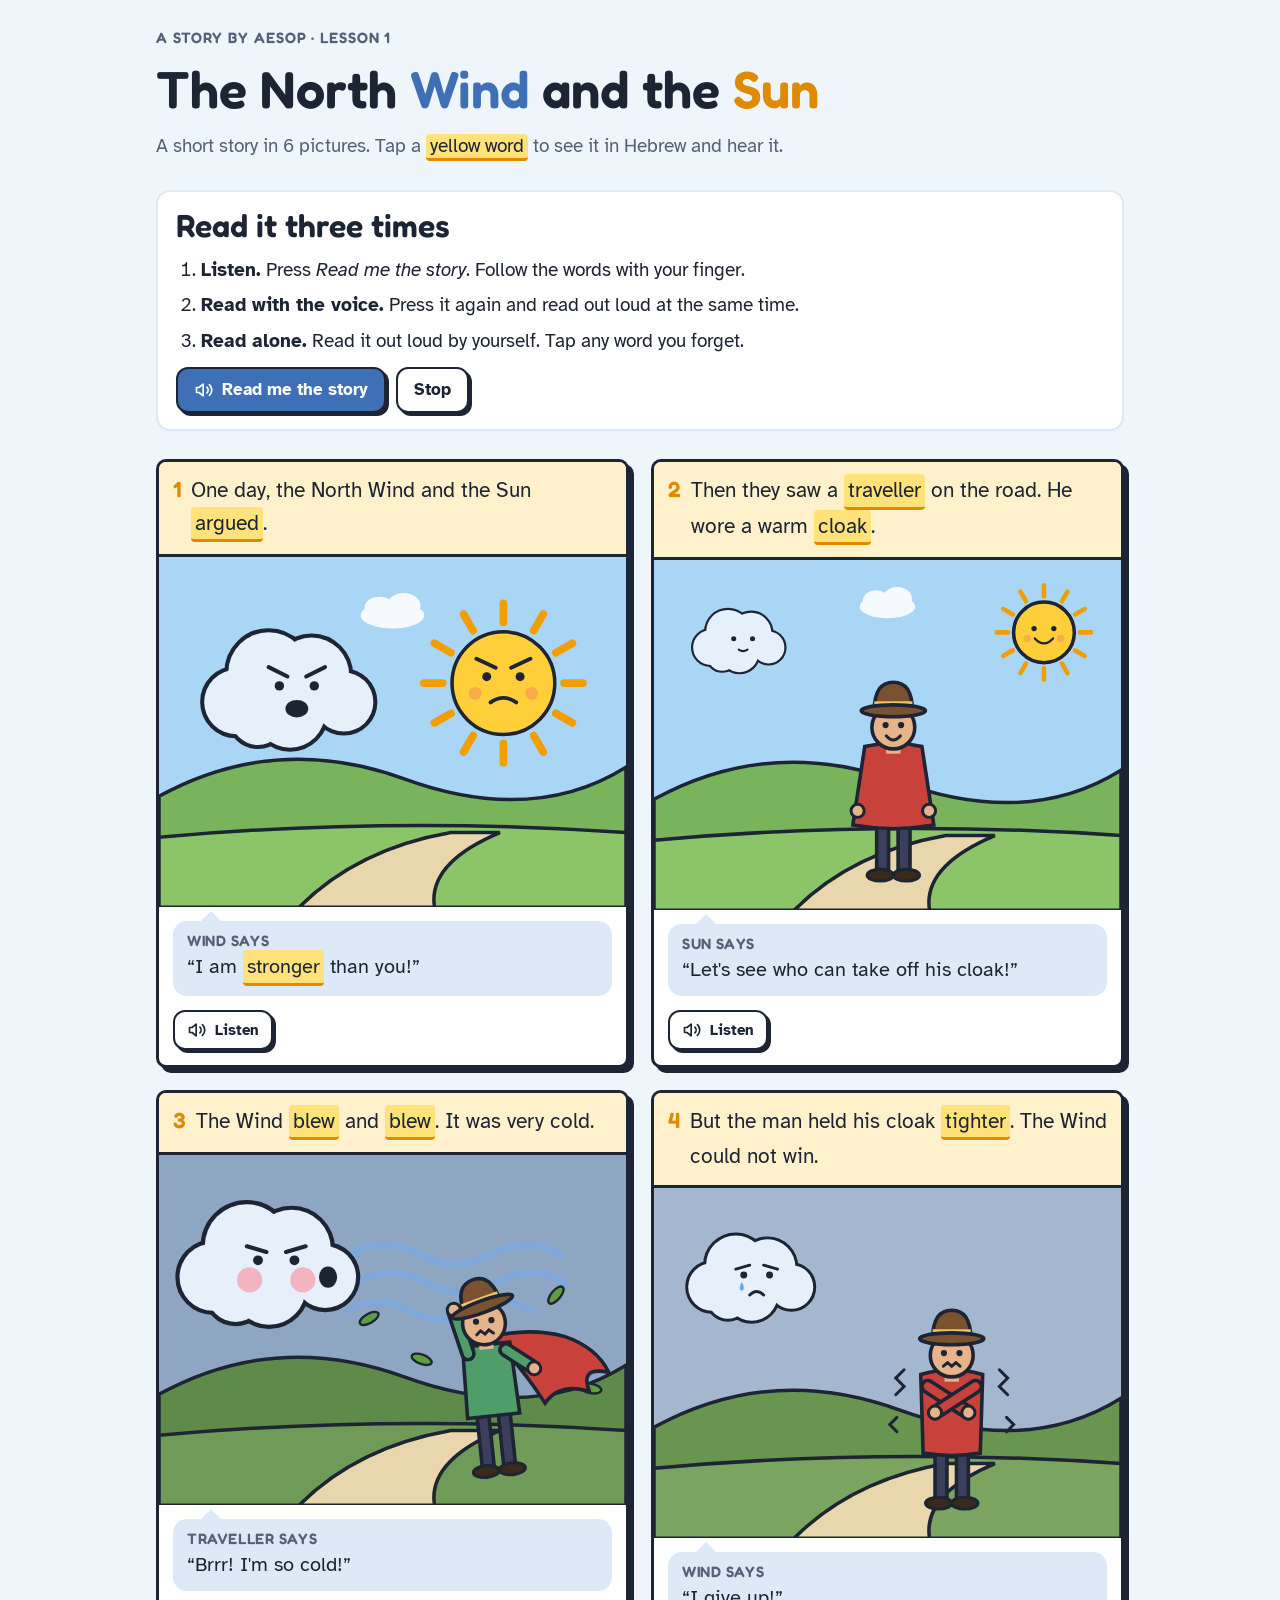
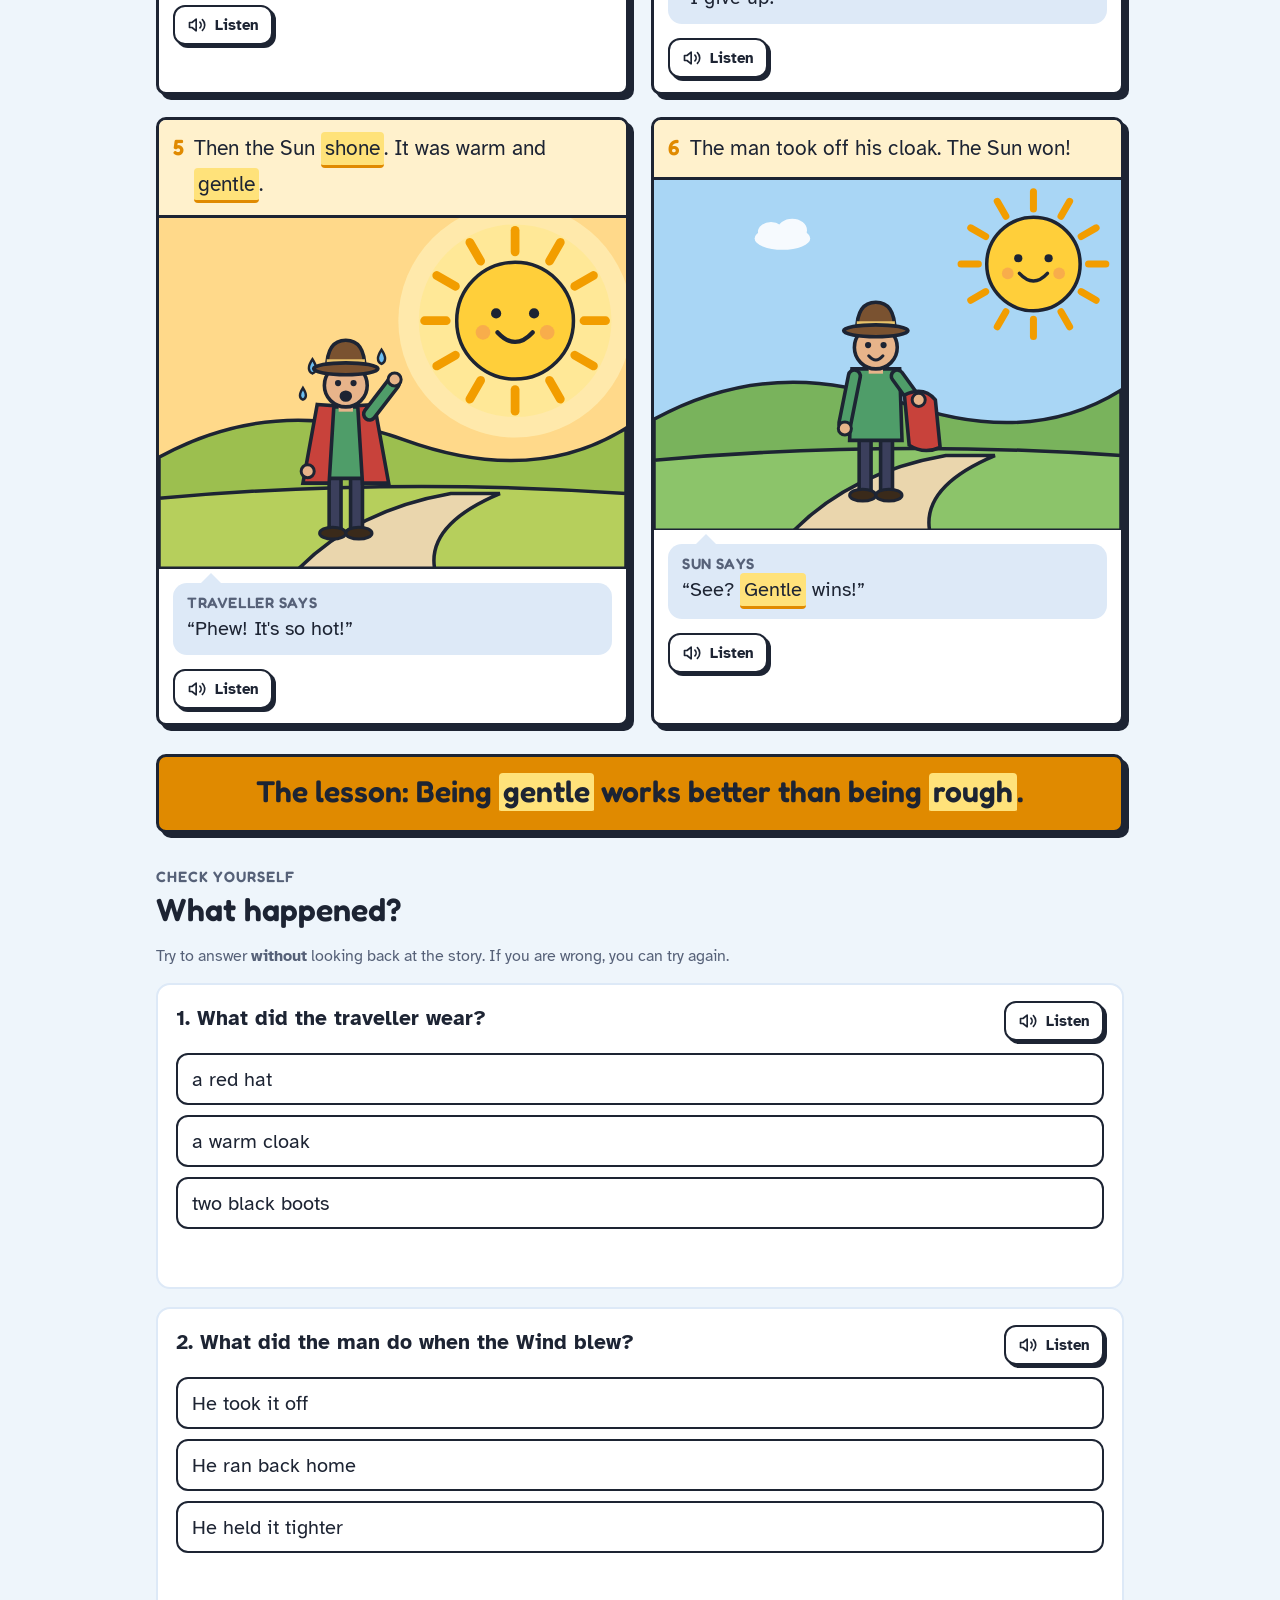
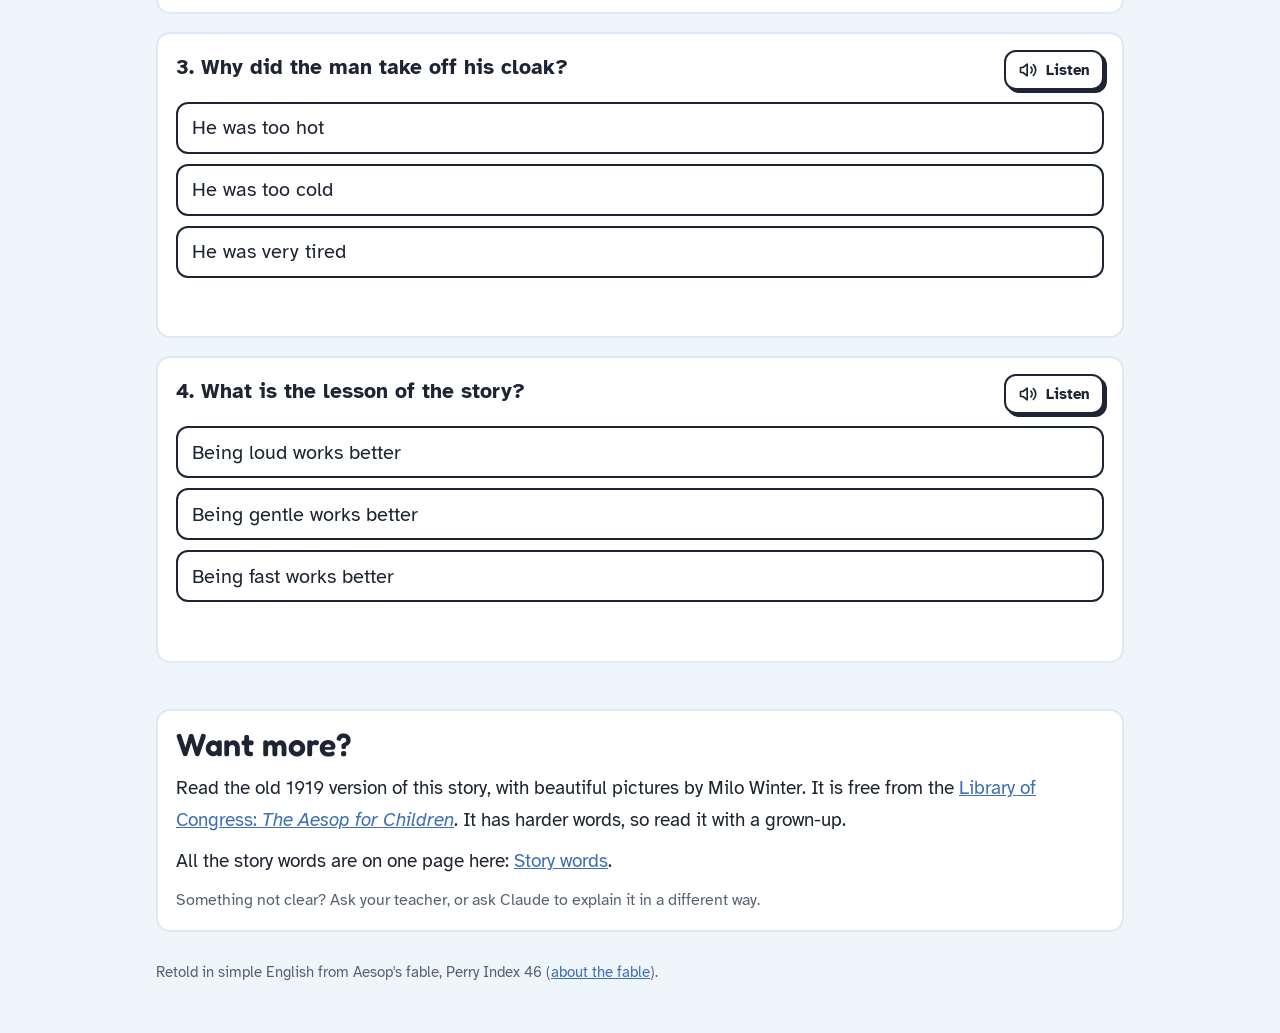
<file: north-wind/lessons/0001-the-north-wind-and-the-sun.html>
<!DOCTYPE html>
<html lang="en">
<head>
<meta charset="utf-8">
<meta name="viewport" content="width=device-width, initial-scale=1, viewport-fit=cover">
<title>The North Wind and the Sun</title>
<meta name="claude:viewport-fit-sides" content="cover">
<link rel="preconnect" href="https://fonts.googleapis.com">
<link href="https://fonts.googleapis.com/css2?family=Atkinson+Hyperlegible:ital,wght@0,400;0,700;1,400&family=Fredoka:wght@500;600&display=swap" rel="stylesheet">
<link rel="stylesheet" href="../assets/style.css">
</head>
<body>
<div class="wrap">

  <header style="display:flex;flex-direction:column;gap:12px">
    <span class="step">A story by Aesop · Lesson 1</span>
    <h1>The North <span class="w">Wind</span> and the <span class="s">Sun</span></h1>
    <p class="lead">A short story in 6 pictures. Tap a <span class="vw" style="cursor:default">yellow word</span> to see it in Hebrew and hear it.</p>
  </header>

  <div class="box voice-msg" id="voiceMsg" hidden>This app can't play the voice. Open the page in <b>Chrome</b> or <b>Safari</b> to listen.</div>

  <section class="box" aria-labelledby="how">
    <h2 id="how">Read it three times</h2>
    <ol style="margin:0;padding-left:1.3em;display:flex;flex-direction:column;gap:4px">
      <li><b>Listen.</b> Press <i>Read me the story</i>. Follow the words with your finger.</li>
      <li><b>Read with the voice.</b> Press it again and read out loud at the same time.</li>
      <li><b>Read alone.</b> Read it out loud by yourself. Tap any word you forget.</li>
    </ol>
    <div class="row">
      <button class="btn main" id="readAll"><svg viewBox="0 0 24 24" fill="none" stroke="currentColor" stroke-width="2" stroke-linecap="round" stroke-linejoin="round" aria-hidden="true"><path d="M11 5 6 9H3v6h3l5 4z"/><path d="M15.5 8.5a5 5 0 0 1 0 7M18.5 5.5a9 9 0 0 1 0 13"/></svg>Read me the story</button>
      <button class="btn" id="stop">Stop</button>
    </div>
  </section>

  <section aria-label="The story" class="story" id="story"></section>
  <p class="moral" id="moral"></p>

  <section style="display:flex;flex-direction:column;gap:14px" aria-labelledby="check">
    <div><span class="step">Check yourself</span><h2 id="check">What happened?</h2></div>
    <p class="note">Try to answer <b>without</b> looking back at the story. If you are wrong, you can try again.</p>
    <div id="quiz"></div>
  </section>

  <section class="box" aria-labelledby="more">
    <h2 id="more">Want more?</h2>
    <p>Read the old 1919 version of this story, with beautiful pictures by Milo Winter. It is free from the
      <a href="https://www.read.gov/aesop/index.htm" target="_blank" rel="noopener">Library of Congress: <i>The Aesop for Children</i></a>.
      It has harder words, so read it with a grown-up.</p>
    <p>All the story words are on one page here: <a href="../reference/words.html">Story words</a>.</p>
    <p class="note">Something not clear? Ask your teacher, or ask Claude to explain it in a different way.</p>
  </section>

  <footer>Retold in simple English from Aesop's fable, Perry Index 46
    (<a href="https://en.wikipedia.org/wiki/The_North_Wind_and_the_Sun" target="_blank" rel="noopener">about the fable</a>).</footer>
</div>

<script src="../audio/audio.js"></script>
<script src="../assets/speak.js"></script>
<script src="../assets/quiz.js"></script>
<script>
(function(){
const W={
 argued:{show:"argued (argue)",he:"התווכחו (להתווכח)",def:"talked in an angry way because they did not agree",ex:"My brother and I argued about the TV."},
 stronger:{he:"חזק יותר",def:"has more power",ex:"An elephant is stronger than a mouse."},
 traveller:{he:"מטייל, נוסע בדרך",def:"a person who is going on a trip",ex:"The traveller walked to the next town."},
 cloak:{he:"גלימה (מעיל ארוך בלי שרוולים)",def:"a long, warm coat with no sleeves",ex:"She put on her cloak because it was cold."},
 blew:{show:"blew (blow)",he:"נשבה (לנשוב)",def:"moved the air hard. Blew is the past of blow.",ex:"The wind blew my hat away."},
 tighter:{he:"צמוד יותר, הדוק יותר",def:"holding closer and harder",ex:"Hold my hand tighter!"},
 shone:{show:"shone (shine)",he:"זרחה (לזרוח)",def:"gave out light. Shone is the past of shine.",ex:"The sun shone all day."},
 gentle:{he:"עדין, רך",def:"soft and kind, not rough",ex:"Be gentle with the little cat."},
 rough:{he:"גס, קשוח",def:"hard and not gentle",ex:"Don't be rough with the dog."}
};
const P=[
 {cap:"One day, the North Wind and the Sun {argued}.",who:"Wind",say:"I am {stronger} than you!"},
 {cap:"Then they saw a {traveller} on the road. He wore a warm {cloak}.",who:"Sun",say:"Let's see who can take off his cloak!"},
 {cap:"The Wind {blew} and {blew}. It was very cold.",who:"Traveller",say:"Brrr! I'm so cold!"},
 {cap:"But the man held his cloak {tighter}. The Wind could not win.",who:"Wind",say:"I give up!"},
 {cap:"Then the Sun {shone}. It was warm and {gentle}.",who:"Traveller",say:"Phew! It's so hot!"},
 {cap:"The man took off his cloak. The Sun won!",who:"Sun",say:"See? {gentle|Gentle} wins!"}
];
const MORAL="Being {gentle} works better than being {rough}.";

/* ---------- drawings ---------- */
const K="#1d2433";
const svg=i=>`<svg viewBox="0 0 400 300" preserveAspectRatio="xMidYMid slice" aria-hidden="true">${i}</svg>`;
const bg=(sky,grass,hill)=>`<rect width="400" height="300" fill="${sky}"/>
 <path d="M0 205 Q100 150 210 190 T400 180 V300 H0Z" fill="${hill||"#79b35c"}" stroke="${K}" stroke-width="3"/>
 <path d="M0 240 Q200 222 400 236 V300 H0Z" fill="${grass||"#8cc46a"}" stroke="${K}" stroke-width="3"/>
 <path d="M120 300 Q170 250 250 236 L292 236 Q230 262 236 300Z" fill="#ead6ad" stroke="${K}" stroke-width="3"/>`;
const cloud=(x,y,s)=>`<g transform="translate(${x} ${y}) scale(${s})" fill="#fff" opacity=".9"><ellipse cx="0" cy="0" rx="34" ry="14"/><ellipse cx="-14" cy="-8" rx="16" ry="12"/><ellipse cx="12" cy="-10" rx="18" ry="14"/></g>`;
function sun(x,y,r,mood,glow){
 let rays="";for(let i=0;i<12;i++)rays+=`<line x1="0" y1="${-r*1.18}" x2="0" y2="${-r*1.55}" transform="rotate(${i*30})"/>`;
 const f={
  happy:`<path d="M-12 8 Q0 21 12 8" fill="none"/>`,
  angry:`<path d="M-21 -19 L-6 -12 M21 -19 L6 -12"/><path d="M-10 15 Q0 8 10 15" fill="none"/>`
 }[mood]||"";
 return `<g transform="translate(${x} ${y})">
  ${glow?`<circle r="${r*2}" fill="#fff6c2" opacity=".6"/><circle r="${r*1.65}" fill="#ffe887" opacity=".55"/>`:""}
  <g stroke="#f29d00" stroke-width="${r*.15}" stroke-linecap="round">${rays}</g>
  <circle r="${r}" fill="#ffcf3a" stroke="${K}" stroke-width="3"/>
  <g transform="scale(${r/40})" stroke="${K}" stroke-width="3" stroke-linecap="round">
   <circle cx="-13" cy="-5" r="3.5" fill="${K}" stroke="none"/><circle cx="13" cy="-5" r="3.5" fill="${K}" stroke="none"/>
   <circle cx="-22" cy="8" r="5" fill="#f28b5b" opacity=".5" stroke="none"/><circle cx="22" cy="8" r="5" fill="#f28b5b" opacity=".5" stroke="none"/>
   ${f}</g></g>`;
}
function wind(x,y,s,mood,blow){
 const C=[[-38,8,24],[-14,-14,30],[18,-12,28],[42,8,22],[2,16,26],[-22,20,20]];
 const out=C.map(c=>`<circle cx="${c[0]}" cy="${c[1]}" r="${c[2]}" fill="none" stroke="${K}" stroke-width="6"/>`).join("");
 const fill=C.map(c=>`<circle cx="${c[0]}" cy="${c[1]}" r="${c[2]}" fill="#e6f0fb"/>`).join("");
 const f={
  angry:`<path d="M-14 -18 L0 -11 M28 -18 L14 -11"/><ellipse cx="7" cy="13" rx="7" ry="5" fill="${K}"/>`,
  blow:`<path d="M-14 -14 L0 -10 M28 -14 L14 -10"/><circle cx="-12" cy="10" r="9" fill="#f6a5b4" opacity=".8" stroke="none"/><circle cx="26" cy="10" r="9" fill="#f6a5b4" opacity=".8" stroke="none"/><ellipse cx="44" cy="8" rx="5" ry="6" fill="${K}"/>`,
  sad:`<path d="M-14 -10 L0 -14 M28 -10 L14 -14"/><path d="M0 16 Q7 9 14 16" fill="none"/><path d="M-8 3 q-4 7 0 9 q4 -2 0 -9Z" fill="#5aa9e6" stroke="none"/>`,
  calm:`<path d="M1 11 Q7 15 13 11" fill="none"/>`
 }[mood];
 const lines=blow?`<g fill="none" stroke="#7fa7d9" stroke-width="5" stroke-linecap="round">
  <path d="M60 -8 q25 -14 50 0 t50 0 t50 0"/><path d="M64 12 q25 -14 50 0 t50 0 t50 0"/><path d="M58 32 q22 -12 44 0 t44 0 t44 0"/></g>`:"";
 return `<g transform="translate(${x} ${y}) scale(${s})">${lines}${out}${fill}
  <g stroke="${K}" stroke-width="3" stroke-linecap="round"><circle cx="-6" cy="-4" r="3.5" fill="${K}" stroke="none"/><circle cx="20" cy="-4" r="3.5" fill="${K}" stroke="none"/>${f}</g></g>`;
}
const limb=(x1,y1,x2,y2,c)=>`<line x1="${x1}" y1="${y1}" x2="${x2}" y2="${y2}" stroke="${K}" stroke-width="13" stroke-linecap="round"/><line x1="${x1}" y1="${y1}" x2="${x2}" y2="${y2}" stroke="${c}" stroke-width="7" stroke-linecap="round"/>`;
const hand=(x,y)=>`<circle cx="${x}" cy="${y}" r="5.5" fill="#e7b48a" stroke="${K}" stroke-width="2.5"/>`;
function man(x,y,s,state,mood){
 const RED="#c8423b",SH="#4f9d69",c=[];
 c.push(`<rect x="-14" y="-54" width="10" height="50" fill="#3b3f5c" stroke="${K}" stroke-width="3"/><rect x="4" y="-54" width="10" height="50" fill="#3b3f5c" stroke="${K}" stroke-width="3"/>
  <ellipse cx="-11" cy="-4" rx="11" ry="5" fill="#3a2a1a" stroke="${K}" stroke-width="2.5"/><ellipse cx="11" cy="-4" rx="11" ry="5" fill="#3a2a1a" stroke="${K}" stroke-width="2.5"/>`);
 const torso=`<path d="M-20 -110 L20 -110 L22 -50 L-22 -50Z" fill="${SH}" stroke="${K}" stroke-width="3"/>`;
 if(state==="walk"){
  c.push(`<path d="M-24 -112 Q0 -118 24 -112 L34 -46 Q0 -40 -34 -46Z" fill="${RED}" stroke="${K}" stroke-width="3"/>`,hand(-30,-58),hand(30,-58));
 }else if(state==="flap"){
  c.push(`<path d="M-18 -112 Q30 -124 66 -110 Q92 -98 100 -76 Q76 -84 82 -62 Q58 -72 44 -56 Q30 -84 14 -104Z" fill="${RED}" stroke="${K}" stroke-width="3"/>`,torso,
   limb(-16,-104,-24,-140,SH),hand(-24,-142),limb(16,-104,36,-88,SH),hand(38,-86));
 }else if(state==="tight"){
  c.push(`<path d="M-26 -112 Q0 -120 26 -112 L24 -46 Q0 -42 -24 -46Z" fill="${RED}" stroke="${K}" stroke-width="3"/>`,
   limb(-20,-102,14,-80,RED),limb(20,-102,-14,-80,RED),hand(14,-80),hand(-14,-80),
   `<g fill="none" stroke="${K}" stroke-width="2.5" stroke-linecap="round"><path d="M-40 -116 l-7 7 l7 7 l-7 7"/><path d="M40 -116 l7 7 l-7 7 l7 7"/><path d="M-46 -76 l-6 6 l6 6"/><path d="M46 -76 l6 6 l-6 6"/></g>`);
 }else if(state==="hot"){
  c.push(torso,`<path d="M-24 -112 L-10 -111 L-14 -46 L-36 -46Z" fill="${RED}" stroke="${K}" stroke-width="3"/><path d="M24 -112 L10 -111 L14 -46 L36 -46Z" fill="${RED}" stroke="${K}" stroke-width="3"/>`,
   limb(20,-104,40,-130,SH),hand(41,-133),hand(-32,-56),
   `<g fill="#6cbdf0" stroke="${K}" stroke-width="2"><path d="M-28 -150 q-6 9 0 12 q6 -3 0 -12Z"/><path d="M30 -158 q-6 9 0 12 q6 -3 0 -12Z"/><path d="M-36 -126 q-5 8 0 10 q5 -2 0 -10Z"/></g>`);
 }else if(state==="off"){
  c.push(torso,limb(-18,-104,-26,-64,SH),hand(-26,-60),limb(18,-104,34,-82,SH),
   `<path d="M24 -88 Q40 -96 50 -84 L54 -44 Q40 -38 28 -46Z" fill="${RED}" stroke="${K}" stroke-width="3"/>`,hand(36,-84));
 }
 const m={happy:`<path d="M-6 -121 Q0 -114 6 -121" fill="none"/>`,
  cold:`<path d="M-7 -119 l3.5 -3 l3.5 3 l3.5 -3 l3.5 3" fill="none"/>`,
  hot:`<ellipse cx="0" cy="-119" rx="4" ry="3.5" fill="${K}"/>`}[mood];
 const tilt=state==="flap"?-14:0;
 c.push(`<rect x="-6" y="-114" width="12" height="8" fill="#e7b48a"/><circle cx="0" cy="-128" r="18" fill="#e7b48a" stroke="${K}" stroke-width="3"/>
  <g stroke="${K}" stroke-width="2.5" stroke-linecap="round"><circle cx="-6.5" cy="-130" r="2.6" fill="${K}" stroke="none"/><circle cx="6.5" cy="-130" r="2.6" fill="${K}" stroke="none"/>${m}</g>
  <g transform="rotate(${tilt} 0 -142)"><path d="M-16 -142 Q-16 -166 0 -166 Q16 -166 16 -142Z" fill="#7a5230" stroke="${K}" stroke-width="3"/>
  <rect x="-16" y="-150" width="32" height="6" fill="#e9c46a"/><ellipse cx="0" cy="-142" rx="27" ry="5" fill="#7a5230" stroke="${K}" stroke-width="3"/></g>`);
 const lean=state==="flap"?"rotate(-6)":"";
 return `<g transform="translate(${x} ${y}) scale(${s}) ${lean}">${c.join("")}</g>`;
}
const leaves=`<g fill="#5f9e3f" stroke="${K}" stroke-width="2"><ellipse cx="180" cy="140" rx="9" ry="4" transform="rotate(-30 180 140)"/><ellipse cx="225" cy="175" rx="9" ry="4" transform="rotate(20 225 175)"/><ellipse cx="340" cy="120" rx="9" ry="4" transform="rotate(-50 340 120)"/><ellipse cx="370" cy="200" rx="9" ry="4" transform="rotate(10 370 200)"/></g>`;
const ART=[
 ()=>svg(bg("#a9d6f5")+cloud(200,50,.8)+wind(110,115,1.15,"angry")+sun(295,108,44,"angry")),
 ()=>svg(bg("#a9d6f5")+cloud(200,40,.7)+wind(72,70,.62,"calm")+sun(334,62,26,"happy")+man(205,274,1.02,"walk","happy")),
 ()=>svg(bg("#8fa6c2","#6f9a58","#5e8a4a")+wind(92,95,1.2,"blow",true)+leaves+man(292,274,1.02,"flap","cold")),
 ()=>svg(bg("#a3b7cf","#7aa45f","#689550")+wind(82,78,.85,"sad")+man(255,274,1.02,"tight","cold")),
 ()=>svg(bg("#ffd98a","#b6cf5c","#9cbf4f")+sun(305,88,50,"happy",true)+man(160,274,1.02,"hot","hot")),
 ()=>svg(bg("#a9d6f5")+cloud(110,50,.7)+sun(325,72,40,"happy")+man(190,274,1.02,"off","happy"))
];

/* ---------- build ---------- */
const plain=t=>t.replace(/\{(\w+)(?:\|([^}]+))?\}/g,(_,w,s)=>s||w);
const marked=t=>t.replace(/\{(\w+)(?:\|([^}]+))?\}([.,!?]*)/g,(_,w,s,pn)=>`<span style="white-space:nowrap"><button class="vw" data-w="${w}">${s||w}</button>${pn}</span>`);
const spk='<svg viewBox="0 0 24 24" fill="none" stroke="currentColor" stroke-width="2" stroke-linecap="round" stroke-linejoin="round" aria-hidden="true"><path d="M11 5 6 9H3v6h3l5 4z"/><path d="M15.5 8.5a5 5 0 0 1 0 7M18.5 5.5a9 9 0 0 1 0 13"/></svg>';
const story=document.getElementById("story");
story.innerHTML=P.map((p,i)=>`<article class="panel" id="p${i}">
  <div class="cap"><span class="n">${i+1}</span><span class="t">${marked(p.cap)}</span></div>
  <div class="art" role="img" aria-label="Picture ${i+1}">${ART[i]()}</div>
  <p class="say"><span class="who">${p.who} says</span>“${marked(p.say)}”</p>
  <div class="tools"><button class="btn small" data-p="${i}">${spk}Listen</button></div></article>`).join("");
document.getElementById("moral").innerHTML="The lesson: "+marked(MORAL);
const lineOf=p=>plain(p.cap)+" "+p.who+" says: "+plain(p.say);
story.addEventListener("click",e=>{const b=e.target.closest("[data-p]");if(!b)return;const i=+b.dataset.p;
 Speak.queue([{text:lineOf(P[i]),el:document.getElementById("p"+i)}])});
document.getElementById("readAll").onclick=()=>Speak.queue(
 P.map((p,i)=>({text:lineOf(p),el:document.getElementById("p"+i)})).concat([{text:"The lesson: "+plain(MORAL),el:document.getElementById("moral")}]));
document.getElementById("stop").onclick=()=>Speak.stop();
Words.mount(W);
Quiz.mount(document.getElementById("quiz"),[
 {q:"What did the traveller wear?",opts:["a red hat","a warm cloak","two black boots"],a:1,hint:"Look at picture 2."},
 {q:"What did the man do when the Wind blew?",opts:["He took it off","He ran back home","He held it tighter"],a:2,hint:"Look at picture 4."},
 {q:"Why did the man take off his cloak?",opts:["He was too hot","He was too cold","He was very tired"],a:0,hint:"Look at picture 5."},
 {q:"What is the lesson of the story?",opts:["Being loud works better","Being gentle works better","Being fast works better"],a:1,hint:"Read the yellow box under the story."}
]);
})();
</script>
</body>
</html>
</file>
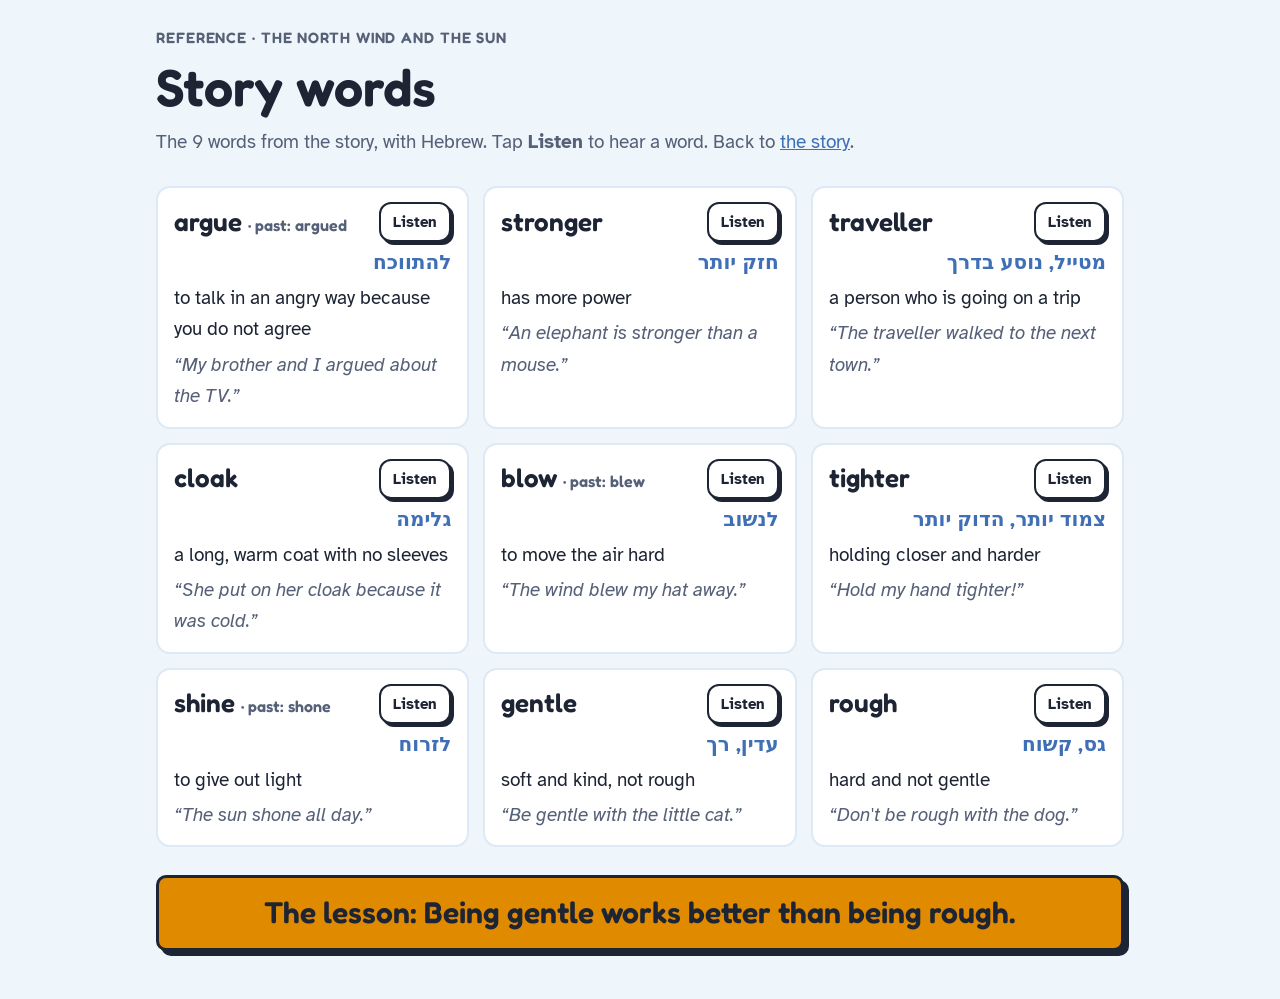
<file: north-wind/reference/words.html>
<!DOCTYPE html>
<html lang="en">
<head>
<meta charset="utf-8">
<meta name="viewport" content="width=device-width, initial-scale=1, viewport-fit=cover">
<title>North Wind Story Words</title>
<meta name="claude:viewport-fit-sides" content="cover">
<link rel="preconnect" href="https://fonts.googleapis.com">
<link href="https://fonts.googleapis.com/css2?family=Atkinson+Hyperlegible:ital,wght@0,400;0,700;1,400&family=Fredoka:wght@500;600&display=swap" rel="stylesheet">
<link rel="stylesheet" href="../assets/style.css">
<style>
.words{display:grid;grid-template-columns:repeat(auto-fill,minmax(min(100%,280px),1fr));gap:14px}
.word{background:var(--paper);border:2px solid var(--wind-soft);border-radius:14px;padding:14px 16px;display:flex;flex-direction:column;gap:4px;break-inside:avoid}
.word .en{font:600 26px/1.1 var(--f-head)}
.word .he{font-size:20px;font-weight:700;color:var(--wind);direction:rtl;unicode-bidi:isolate;text-align:right}
.word .ex{font-style:italic;color:var(--muted)}
</style>
</head>
<body>
<div class="wrap">
  <header style="display:flex;flex-direction:column;gap:10px">
    <span class="step">Reference · The North Wind and the Sun</span>
    <h1>Story words</h1>
    <p class="lead">The 9 words from the story, with Hebrew. Tap <b>Listen</b> to hear a word. Back to <a href="../lessons/0001-the-north-wind-and-the-sun.html">the story</a>.</p>
  </header>
  <div class="words" id="words"></div>
  <p class="moral">The lesson: Being gentle works better than being rough.</p>
</div>
<script src="../audio/audio.js"></script>
<script src="../assets/speak.js"></script>
<script>
const L=[
 ["argue","argued","להתווכח","to talk in an angry way because you do not agree","My brother and I argued about the TV."],
 ["stronger","","חזק יותר","has more power","An elephant is stronger than a mouse."],
 ["traveller","","מטייל, נוסע בדרך","a person who is going on a trip","The traveller walked to the next town."],
 ["cloak","","גלימה","a long, warm coat with no sleeves","She put on her cloak because it was cold."],
 ["blow","blew","לנשוב","to move the air hard","The wind blew my hat away."],
 ["tighter","","צמוד יותר, הדוק יותר","holding closer and harder","Hold my hand tighter!"],
 ["shine","shone","לזרוח","to give out light","The sun shone all day."],
 ["gentle","","עדין, רך","soft and kind, not rough","Be gentle with the little cat."],
 ["rough","","גס, קשוח","hard and not gentle","Don't be rough with the dog."]
];
const esc=t=>t.replace(/[&<>"]/g,m=>({"&":"&amp;","<":"&lt;",">":"&gt;",'"':"&quot;"}[m]));
document.getElementById("words").innerHTML=L.map(([w,past,he,def,ex],i)=>`<div class="word">
 <div class="row" style="justify-content:space-between"><span class="en">${w}${past?` <span class="note">· past: ${past}</span>`:""}</span>
 <button class="btn small" data-i="${i}">Listen</button></div>
 <div class="he">${he}</div><div>${esc(def)}</div><div class="ex">“${esc(ex)}”</div></div>`).join("");
document.getElementById("words").addEventListener("click",e=>{const b=e.target.closest("[data-i]");if(!b)return;const r=L[+b.dataset.i];
 Speak.say(r[0]+(r[1]?", "+r[1]:"")+". "+r[4])});
</script>
</body>
</html>
</file>
<file: north-wind/assets/style.css>
/* Shared stylesheet for the North Wind workspace.
   VOICE: calm picture book for a 6th grader who finds reading hard
   TYPE: Atkinson Hyperlegible (made for low-vision readers) for all reading text, Fredoka for headings
   COLOUR: cool wind blue against warm sun gold, on a pale sky ground
   LAYOUT: one reading column; panels stack, two across on wide screens */
:root{
  --sky:#eef5fb; --paper:#ffffff; --ink:#1d2433; --muted:#566178;
  --wind:#3f6fb5; --wind-soft:#dde9f7; --sun:#e08a00; --sun-soft:#fff1cc;
  --good:#1f8a4c; --good-soft:#dcf3e4; --bad:#c2333a; --bad-soft:#fde2e3;
  --line:#1d2433; --word:#ffe27a;
  --f-read:"Atkinson Hyperlegible",Verdana,system-ui,sans-serif;
  --f-head:"Fredoka","Trebuchet MS",system-ui,sans-serif;
}
@media (prefers-color-scheme:dark){:root:not([data-theme="light"]){
  --sky:#141a26; --paper:#1f2738; --ink:#eef2f8; --muted:#a9b4c8;
  --wind:#8db4ee; --wind-soft:#26344d; --sun:#ffc04d; --sun-soft:#3a3120;
  --good:#5fd08f; --good-soft:#1d3a2a; --bad:#ff8a8f; --bad-soft:#42222a;
  --line:#0b0f17; --word:#ffe27a; color-scheme:dark}}
:root[data-theme="dark"]{
  --sky:#141a26; --paper:#1f2738; --ink:#eef2f8; --muted:#a9b4c8;
  --wind:#8db4ee; --wind-soft:#26344d; --sun:#ffc04d; --sun-soft:#3a3120;
  --good:#5fd08f; --good-soft:#1d3a2a; --bad:#ff8a8f; --bad-soft:#42222a;
  --line:#0b0f17; --word:#ffe27a; color-scheme:dark}

*{box-sizing:border-box}
[hidden]{display:none!important}
html{-webkit-text-size-adjust:100%}
body{margin:0;background:var(--sky);color:var(--ink);font:19px/1.65 var(--f-read);overflow-x:clip}
.wrap{max-width:1000px;margin:0 auto;padding-block:28px 48px;
  padding-left:max(16px,env(safe-area-inset-left,0px));padding-right:max(16px,env(safe-area-inset-right,0px));
  display:flex;flex-direction:column;gap:28px}
h1,h2,h3{font-family:var(--f-head);font-weight:600;line-height:1.15;margin:0;text-wrap:balance}
h1{font-size:clamp(32px,6vw,52px)}
h1 .w{color:var(--wind)} h1 .s{color:var(--sun)}
h2{font-size:clamp(24px,4vw,32px)}
p{margin:0}
a{color:var(--wind)}
.lead{max-width:60ch;color:var(--muted)}
.crumbs{font-size:16px}
.step{display:inline-block;font:600 15px var(--f-head);letter-spacing:.06em;text-transform:uppercase;color:var(--muted)}
.box{background:var(--paper);border:2px solid var(--wind-soft);border-radius:14px;padding:16px 18px;display:flex;flex-direction:column;gap:10px}
.row{display:flex;flex-wrap:wrap;gap:10px;align-items:center}

/* buttons */
.btn{display:inline-flex;align-items:center;gap:8px;min-height:46px;padding:8px 16px;border:2px solid var(--line);border-radius:12px;
  background:var(--paper);color:var(--ink);font:700 17px var(--f-read);cursor:pointer;box-shadow:3px 3px 0 var(--line)}
.btn:active{transform:translate(2px,2px);box-shadow:1px 1px 0 var(--line)}
.btn.main{background:var(--wind);color:#fff}
:root[data-theme="dark"] .btn.main{color:#0b0f17}
@media (prefers-color-scheme:dark){:root:not([data-theme="light"]) .btn.main{color:#0b0f17}}
.btn.small{min-height:40px;padding:4px 12px;font-size:15px}
.btn svg{width:20px;height:20px;flex:none}
:focus-visible{outline:3px solid var(--sun);outline-offset:2px}

/* story panels */
.story{display:grid;grid-template-columns:repeat(auto-fill,minmax(min(100%,420px),1fr));gap:22px}
.panel{background:var(--paper);border:3px solid var(--line);border-radius:10px;overflow:hidden;display:flex;flex-direction:column;
  box-shadow:5px 5px 0 var(--line);transition:box-shadow .2s,transform .2s}
.panel.reading{box-shadow:0 0 0 5px var(--sun),5px 5px 0 var(--line)}
.cap{padding:12px 14px;font-size:21px;line-height:1.55;border-bottom:3px solid var(--line);background:var(--sun-soft);display:flex;gap:10px;align-items:flex-start}
.cap .n{flex:none;font:600 22px/1.4 var(--f-head);color:var(--sun)}
.cap .t{flex:1;min-width:0}
.art{aspect-ratio:4/3;max-width:100%;background:#cfe6f7}
.art svg{display:block;width:100%;height:100%}
.say{margin:14px 14px 4px;position:relative;background:var(--wind-soft);border-radius:14px;padding:10px 14px;font-size:20px}
.say::before{content:"";position:absolute;top:-10px;left:28px;border:10px solid transparent;border-top:0;border-bottom-color:var(--wind-soft)}
.say .who{font:600 15px var(--f-head);letter-spacing:.04em;text-transform:uppercase;color:var(--muted);display:block}
.panel .tools{padding:10px 14px 14px}
.moral{background:var(--sun);color:#1d2433;border:3px solid var(--line);border-radius:10px;padding:16px 18px;text-align:center;
  font:600 clamp(22px,4vw,30px)/1.25 var(--f-head);box-shadow:5px 5px 0 var(--line)}

/* tappable words */
.vw{font:inherit;color:#1d2433;background:var(--word);border:0;border-bottom:3px solid var(--sun);border-radius:4px;padding:0 4px;cursor:pointer}
.sheet{position:fixed;left:50%;bottom:calc(16px + env(safe-area-inset-bottom,0px));transform:translate(-50%,160%);width:min(calc(100vw - 32px),460px);
  background:var(--paper);color:var(--ink);border:3px solid var(--line);border-radius:16px;box-shadow:5px 5px 0 var(--line);padding:14px 16px;
  display:flex;flex-direction:column;gap:8px;transition:transform .25s,visibility .25s;visibility:hidden;z-index:20}
.sheet.on{transform:translate(-50%,0);visibility:visible}
.sheet .w{font:600 30px/1.1 var(--f-head)}
.sheet .he{font-size:22px;font-weight:700;color:var(--wind);direction:rtl;unicode-bidi:isolate}
.sheet .ex{font-style:italic;color:var(--muted)}

/* quiz */
.quiz{display:flex;flex-direction:column;gap:18px}
.q{background:var(--paper);border:2px solid var(--wind-soft);border-radius:14px;padding:16px 18px;display:flex;flex-direction:column;gap:12px}
.q .ask{font-weight:700;font-size:21px;display:flex;gap:10px;align-items:flex-start;justify-content:space-between}
.q .opts{display:flex;flex-direction:column;gap:10px}
.opt{text-align:left;min-height:52px;padding:10px 14px;border:2px solid var(--line);border-radius:12px;background:var(--paper);color:var(--ink);font:400 20px var(--f-read);cursor:pointer}
.opt:hover{background:var(--wind-soft)}
.opt.ok{background:var(--good-soft);border-color:var(--good);font-weight:700}
.opt.no{background:var(--bad-soft);border-color:var(--bad);text-decoration:line-through}
.fb{min-height:1.6em;font-weight:700}
.fb.ok{color:var(--good)} .fb.no{color:var(--bad)}
.score{font:600 24px var(--f-head)}

.note{font-size:16px;color:var(--muted)}
.voice-msg{display:block;background:var(--bad-soft);border-color:var(--bad)}
footer{font-size:15px;color:var(--muted)}
@media (prefers-reduced-motion:reduce){.sheet,.panel{transition:none}}
@media print{.btn,.sheet,.tools{display:none!important}body{background:#fff}.panel{break-inside:avoid;box-shadow:none}}
</file>
